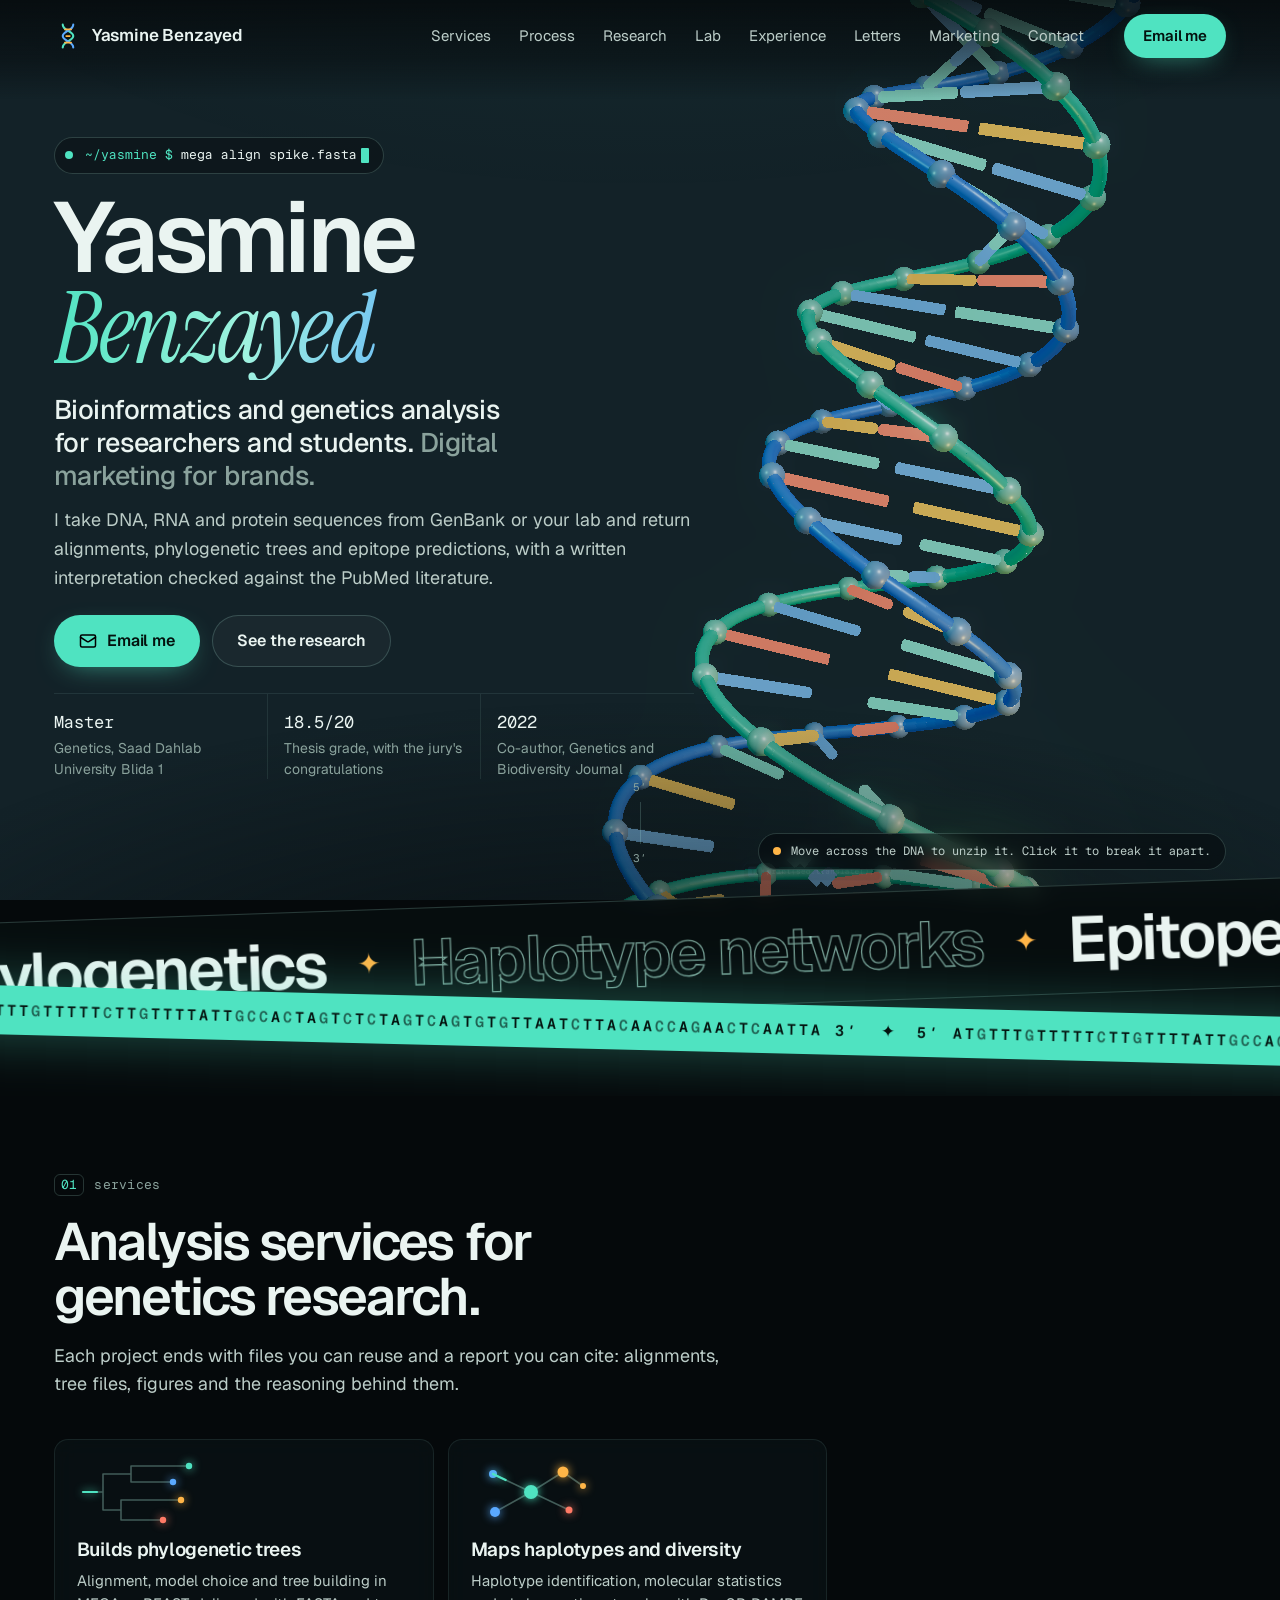
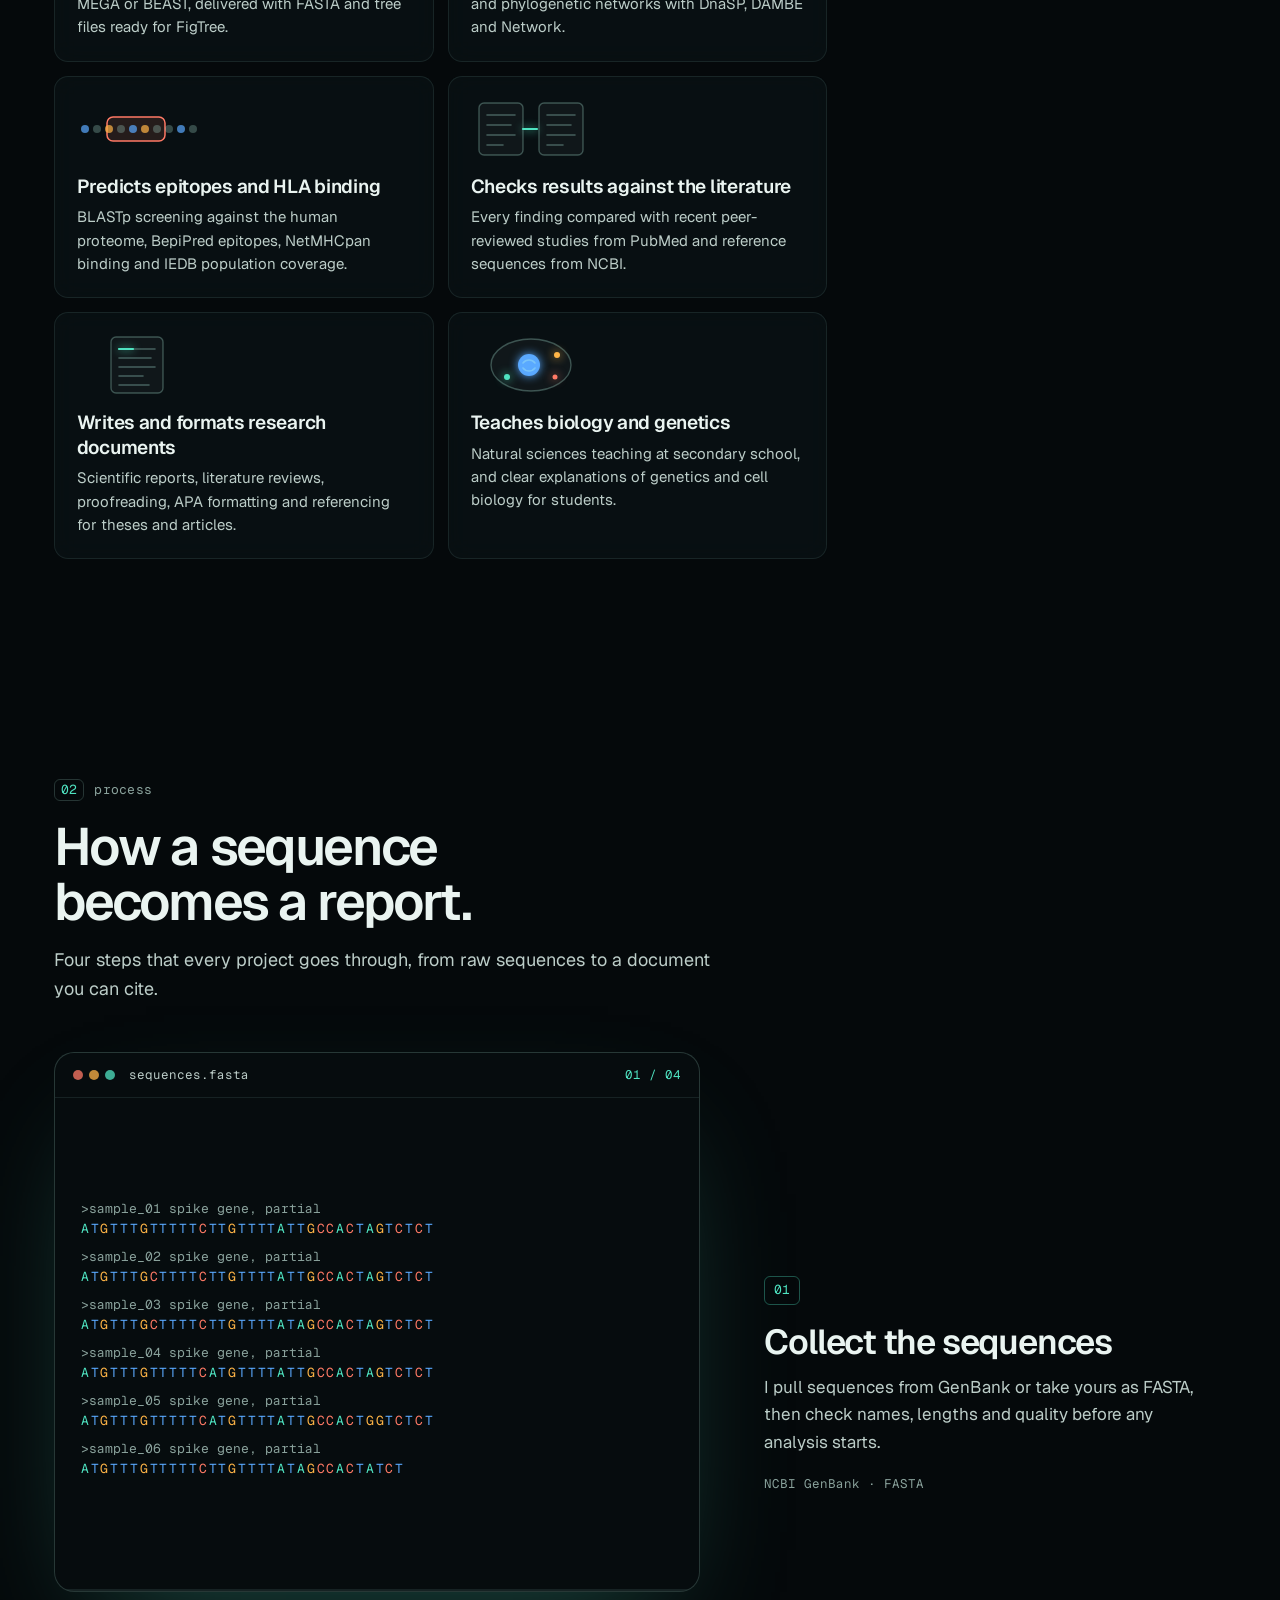
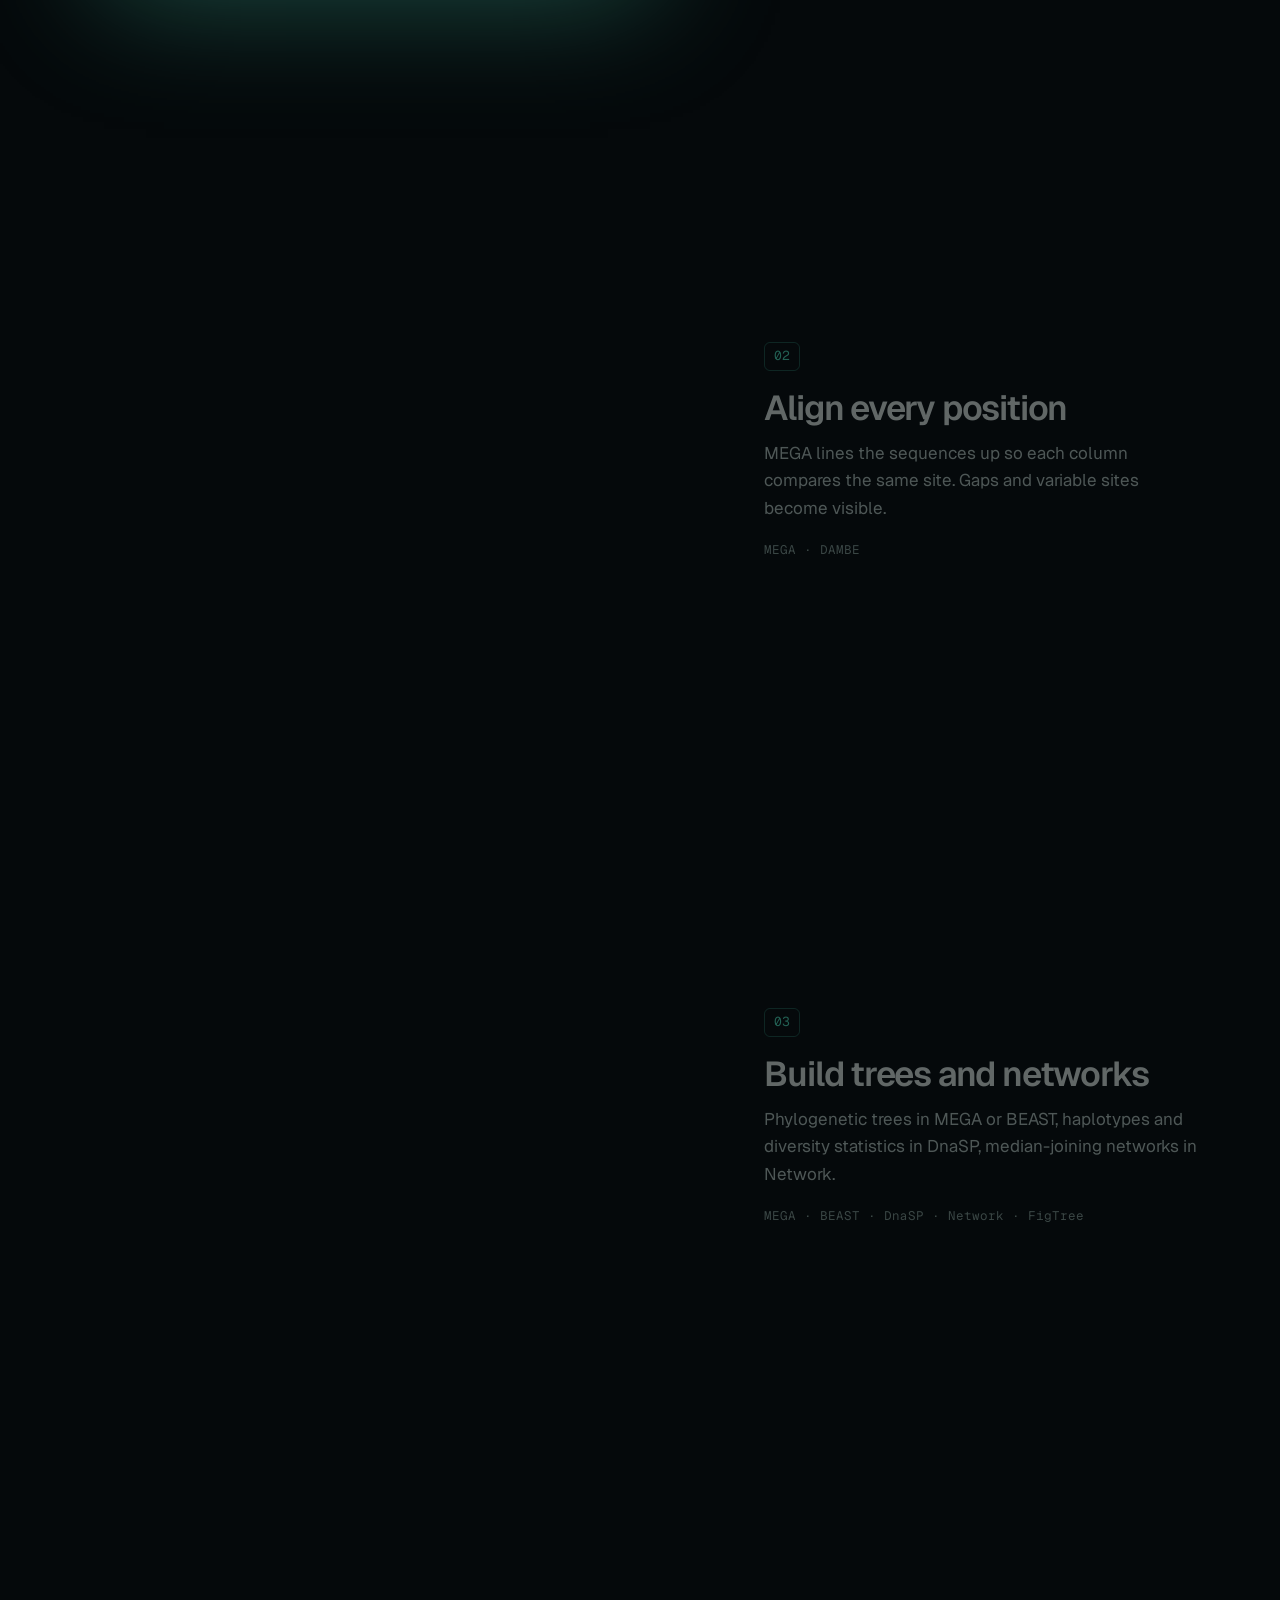
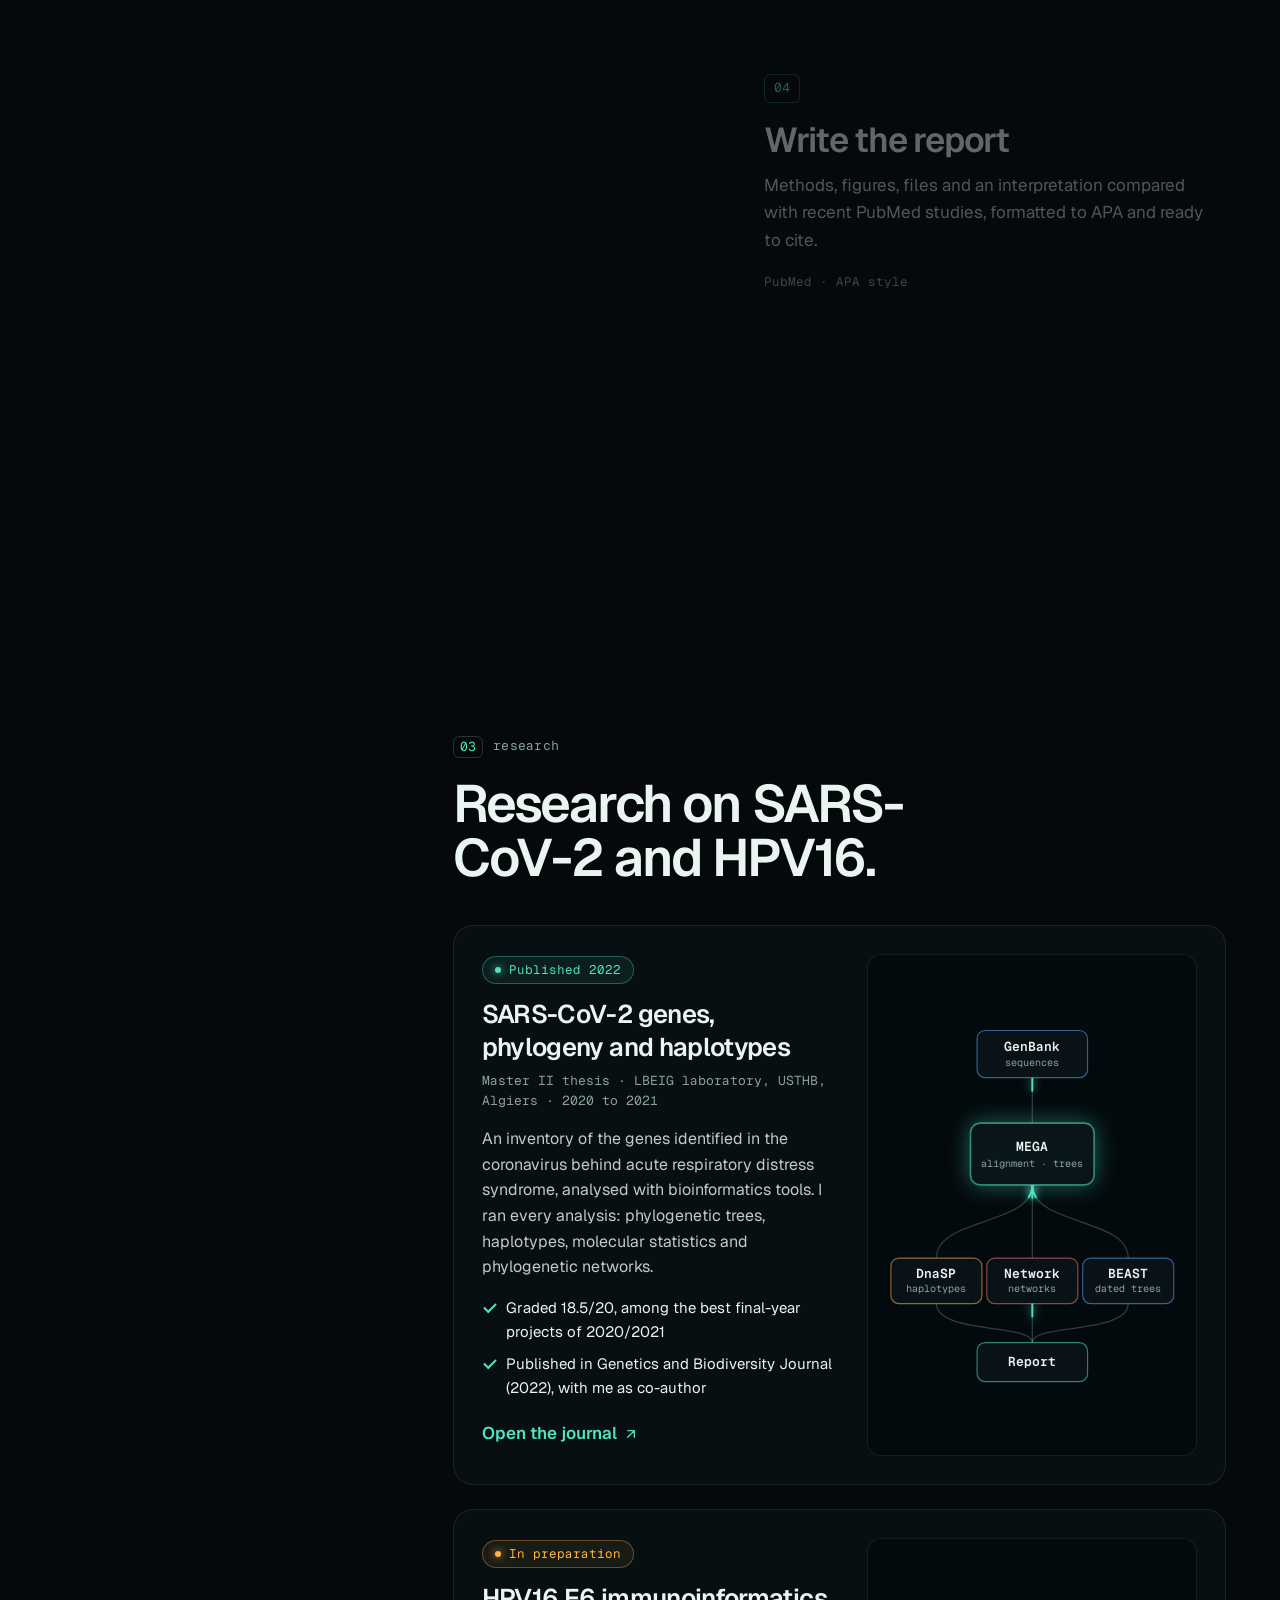
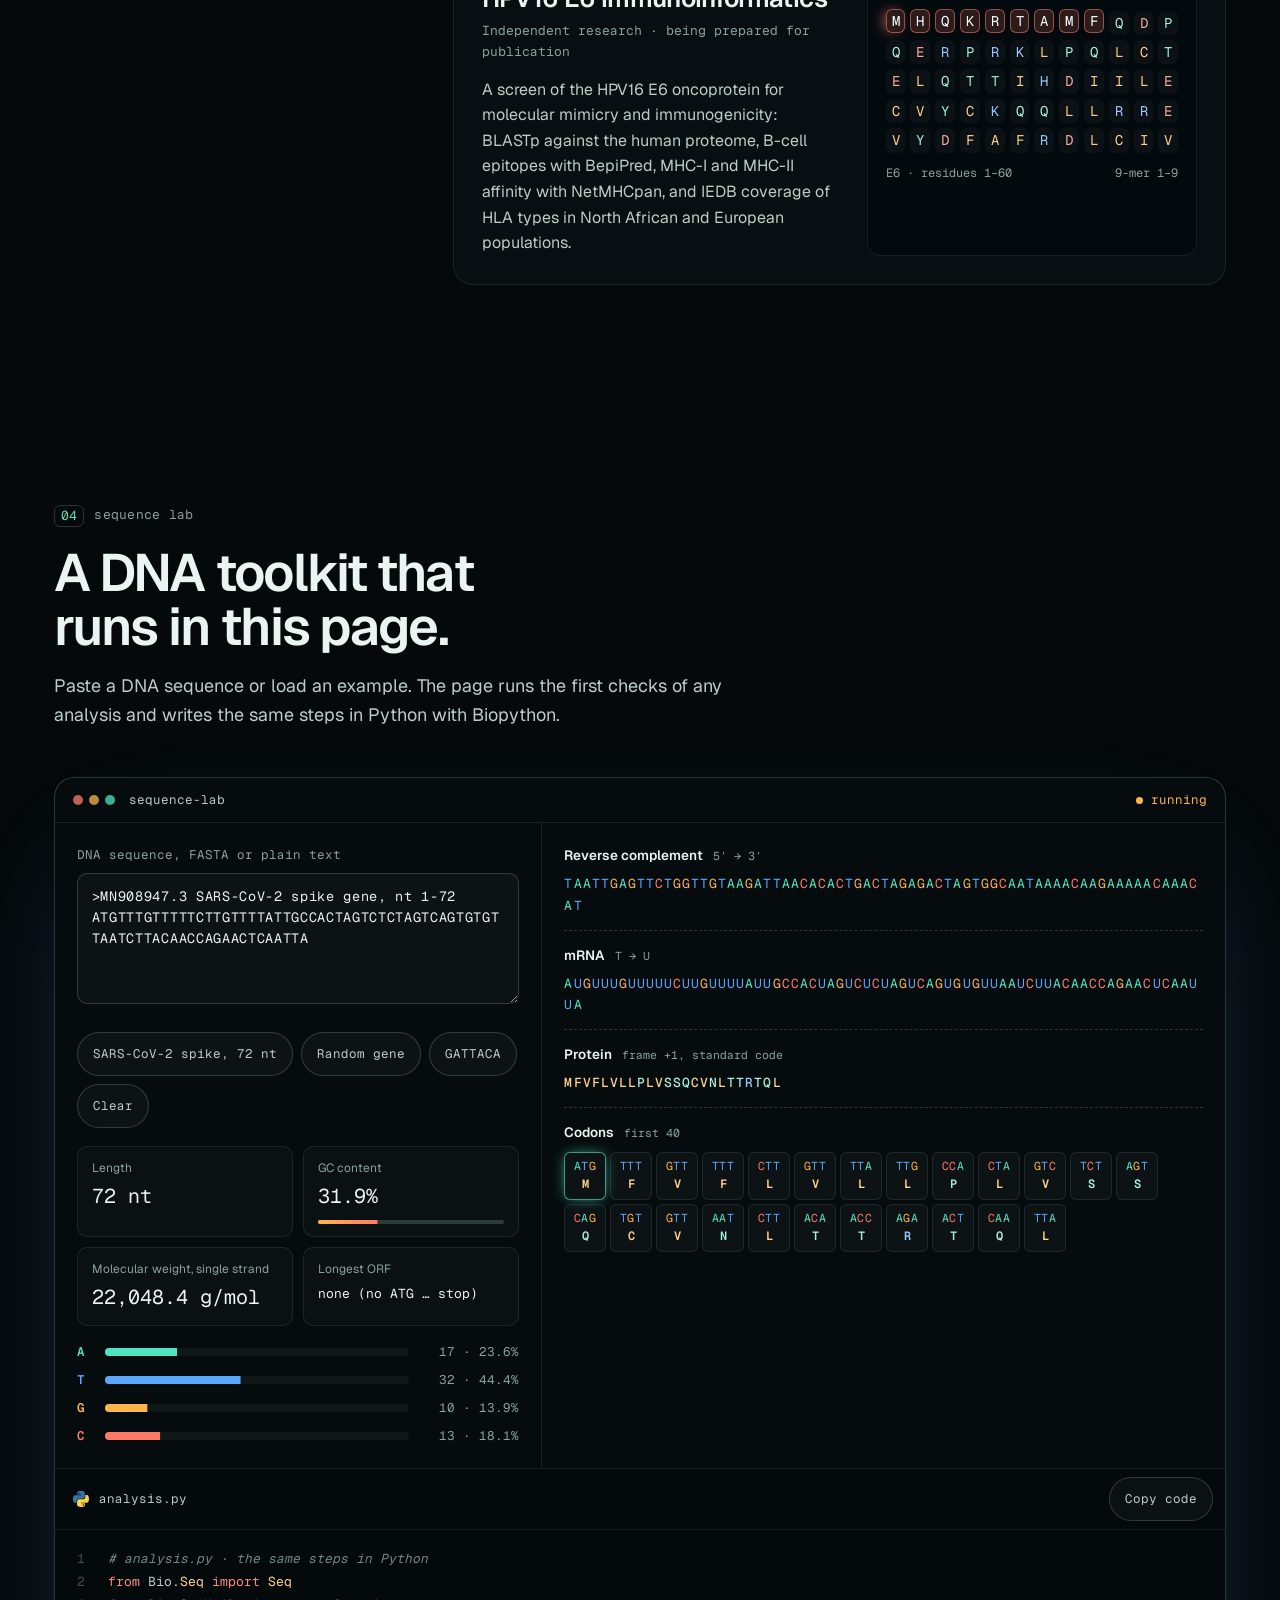
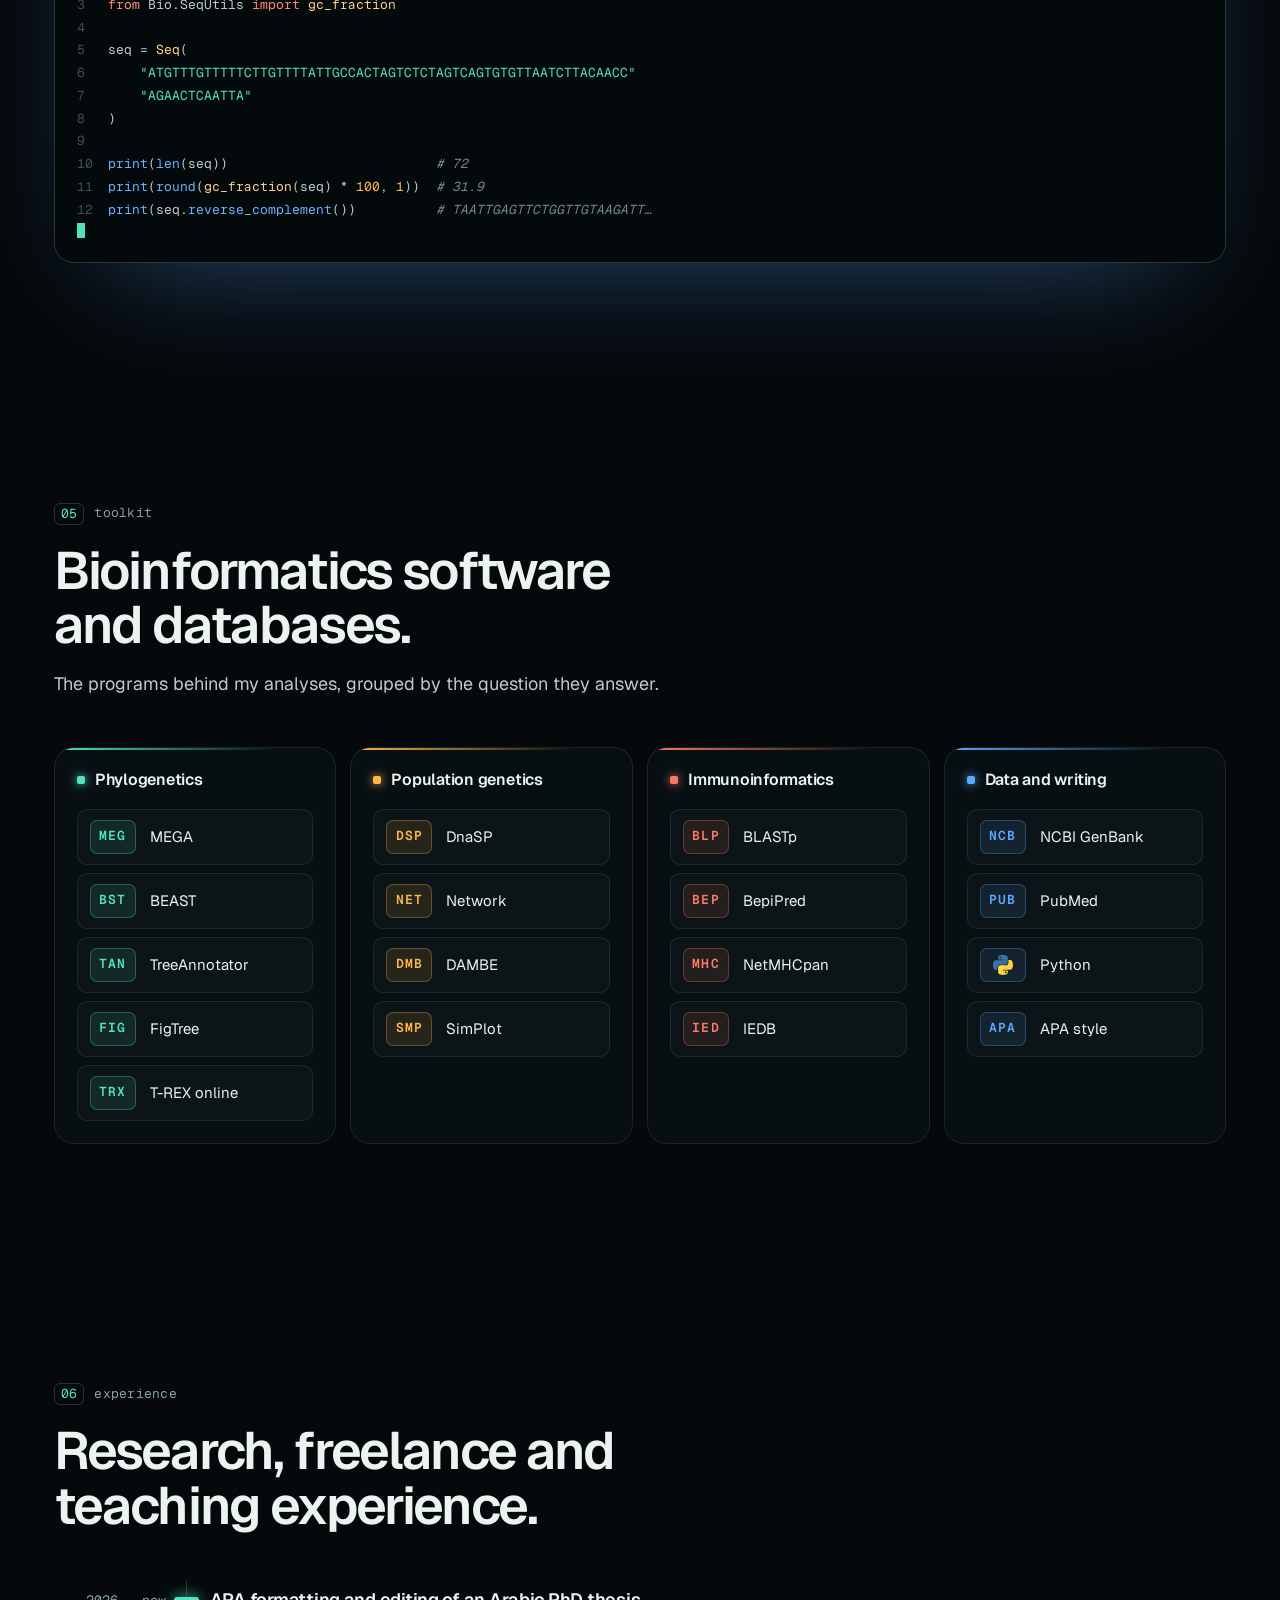
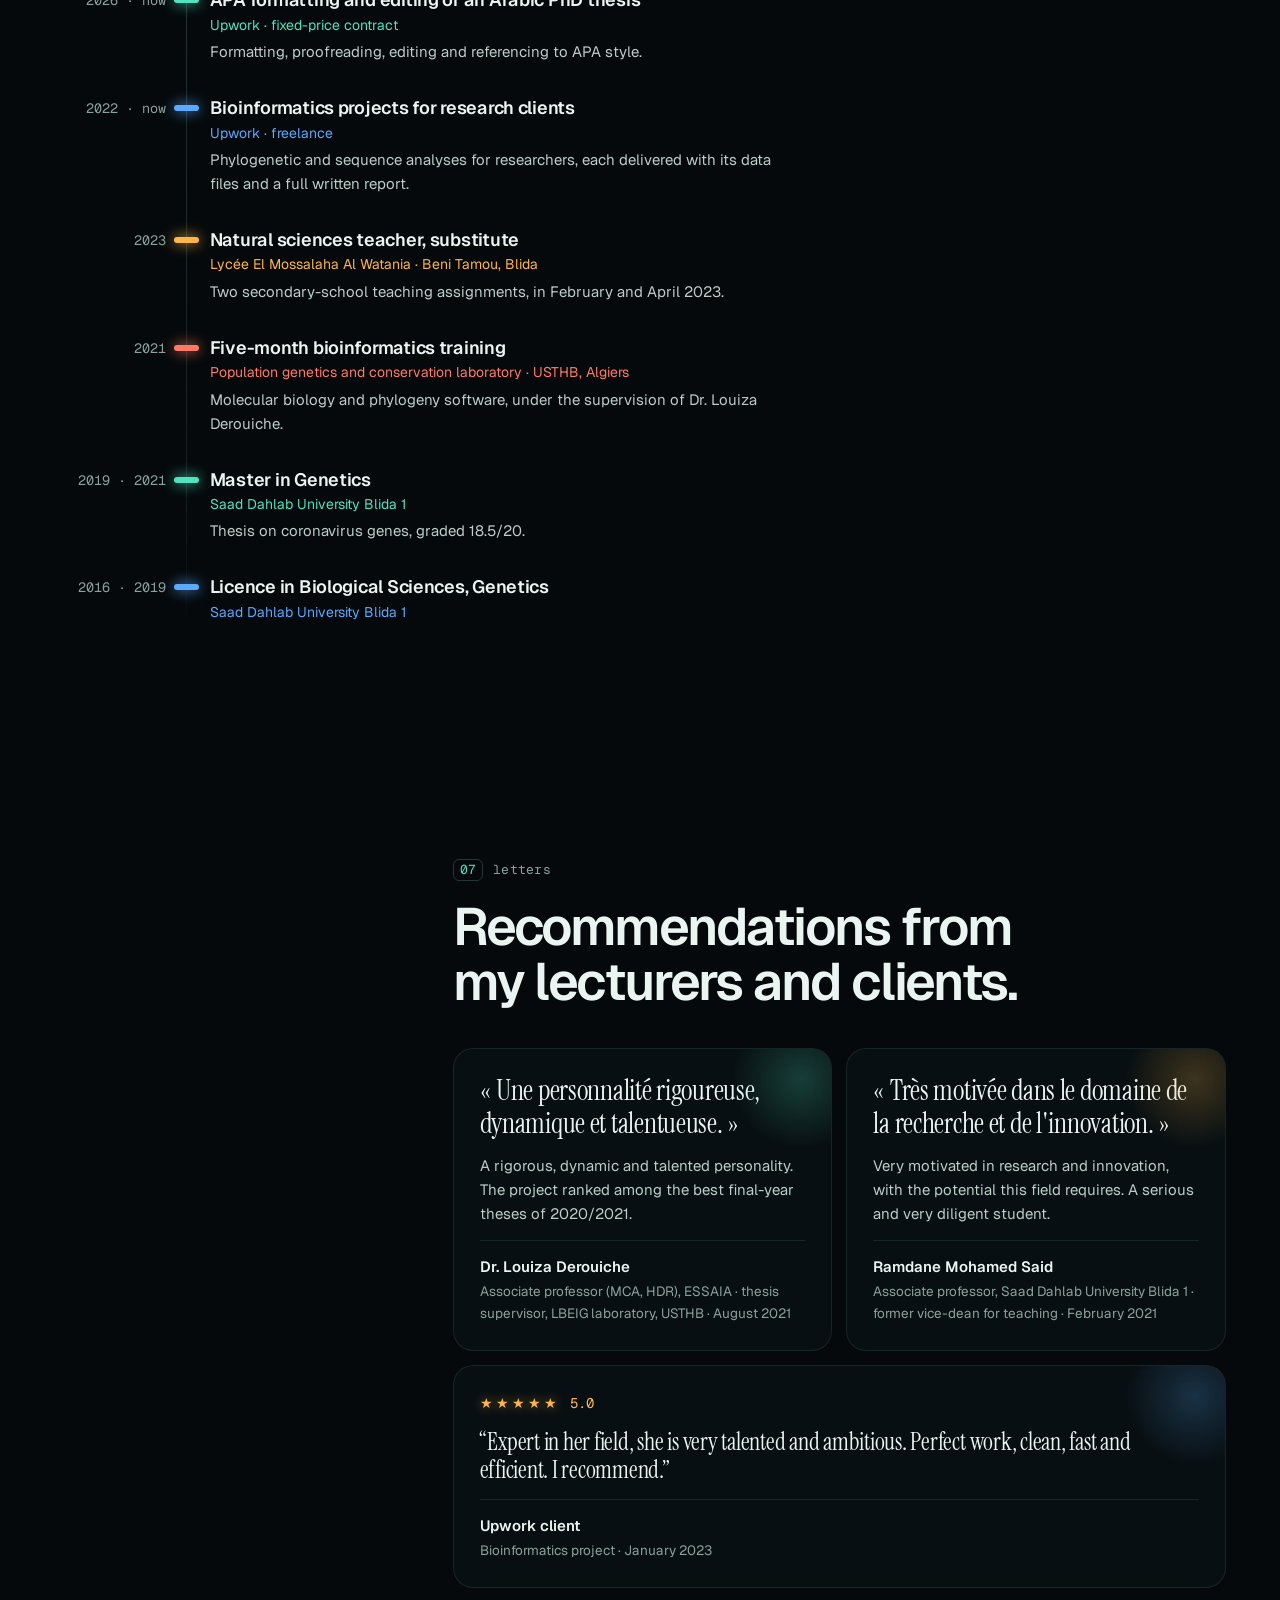
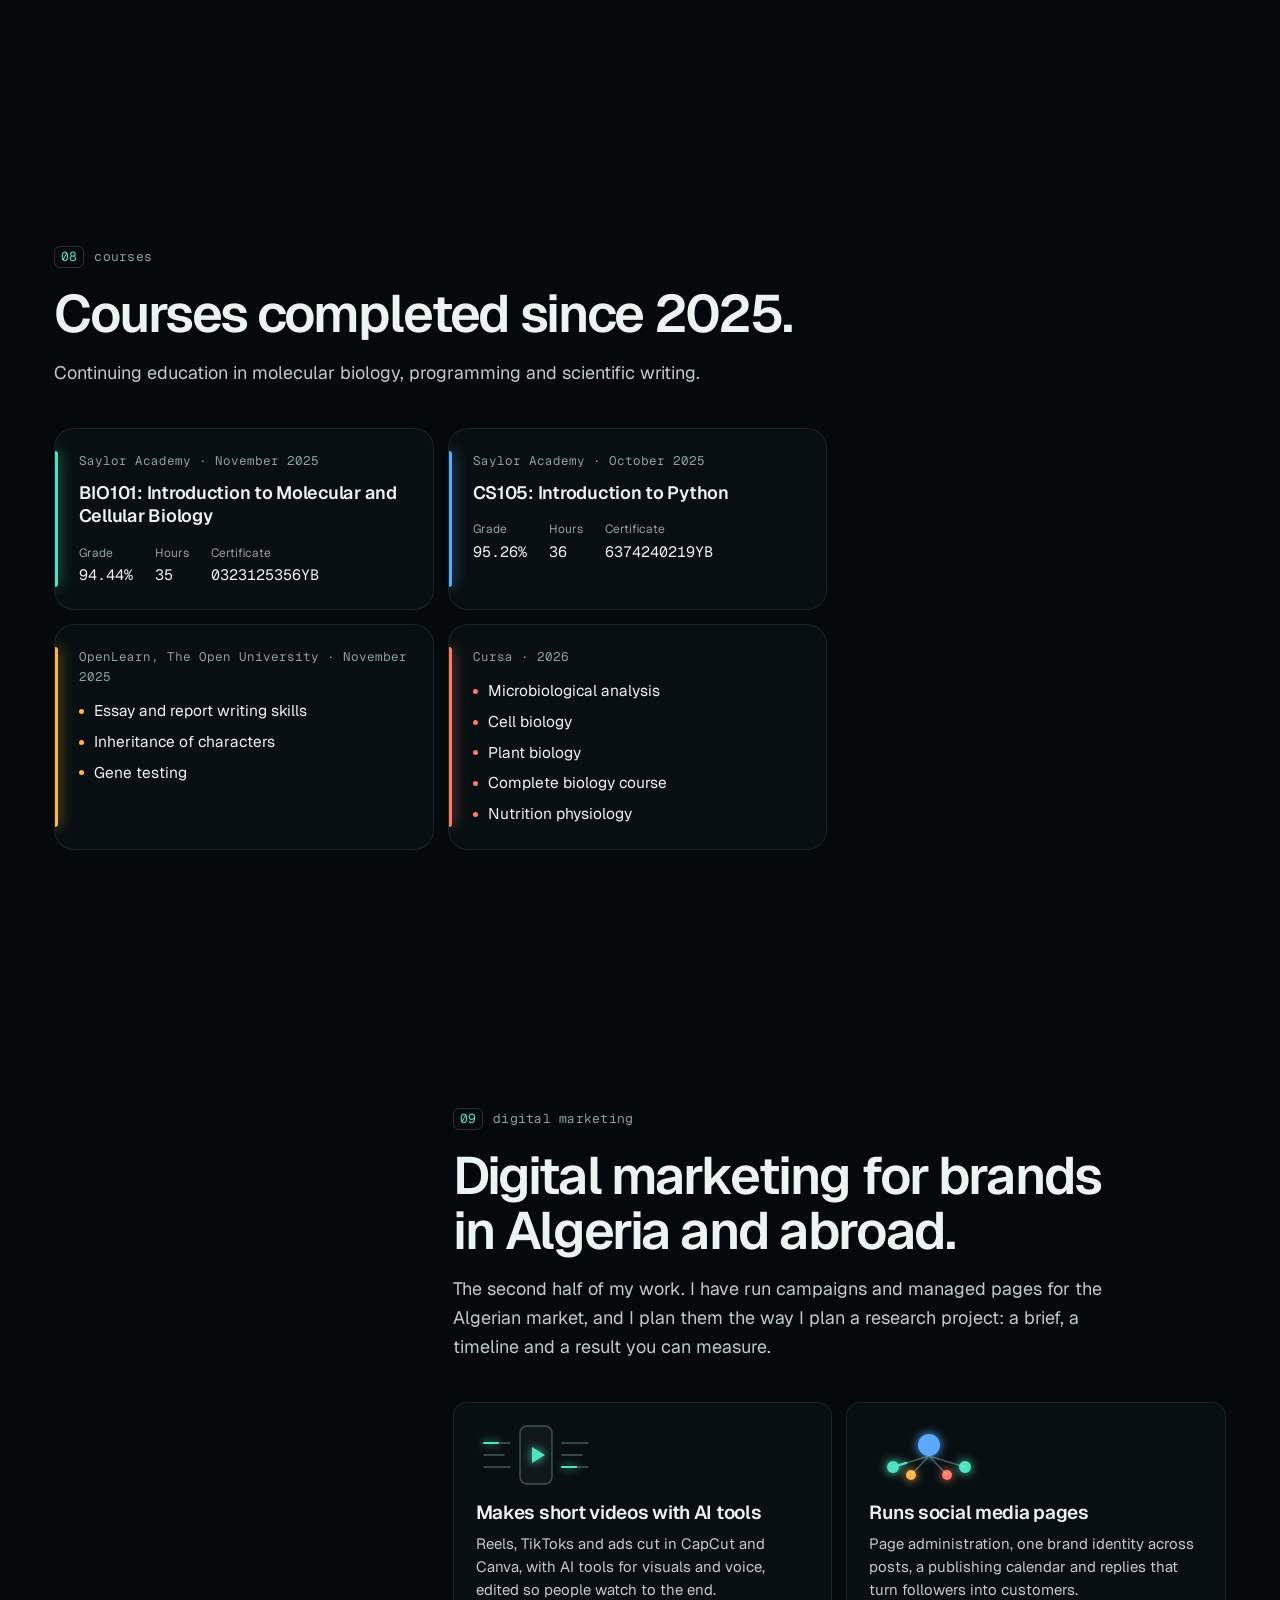
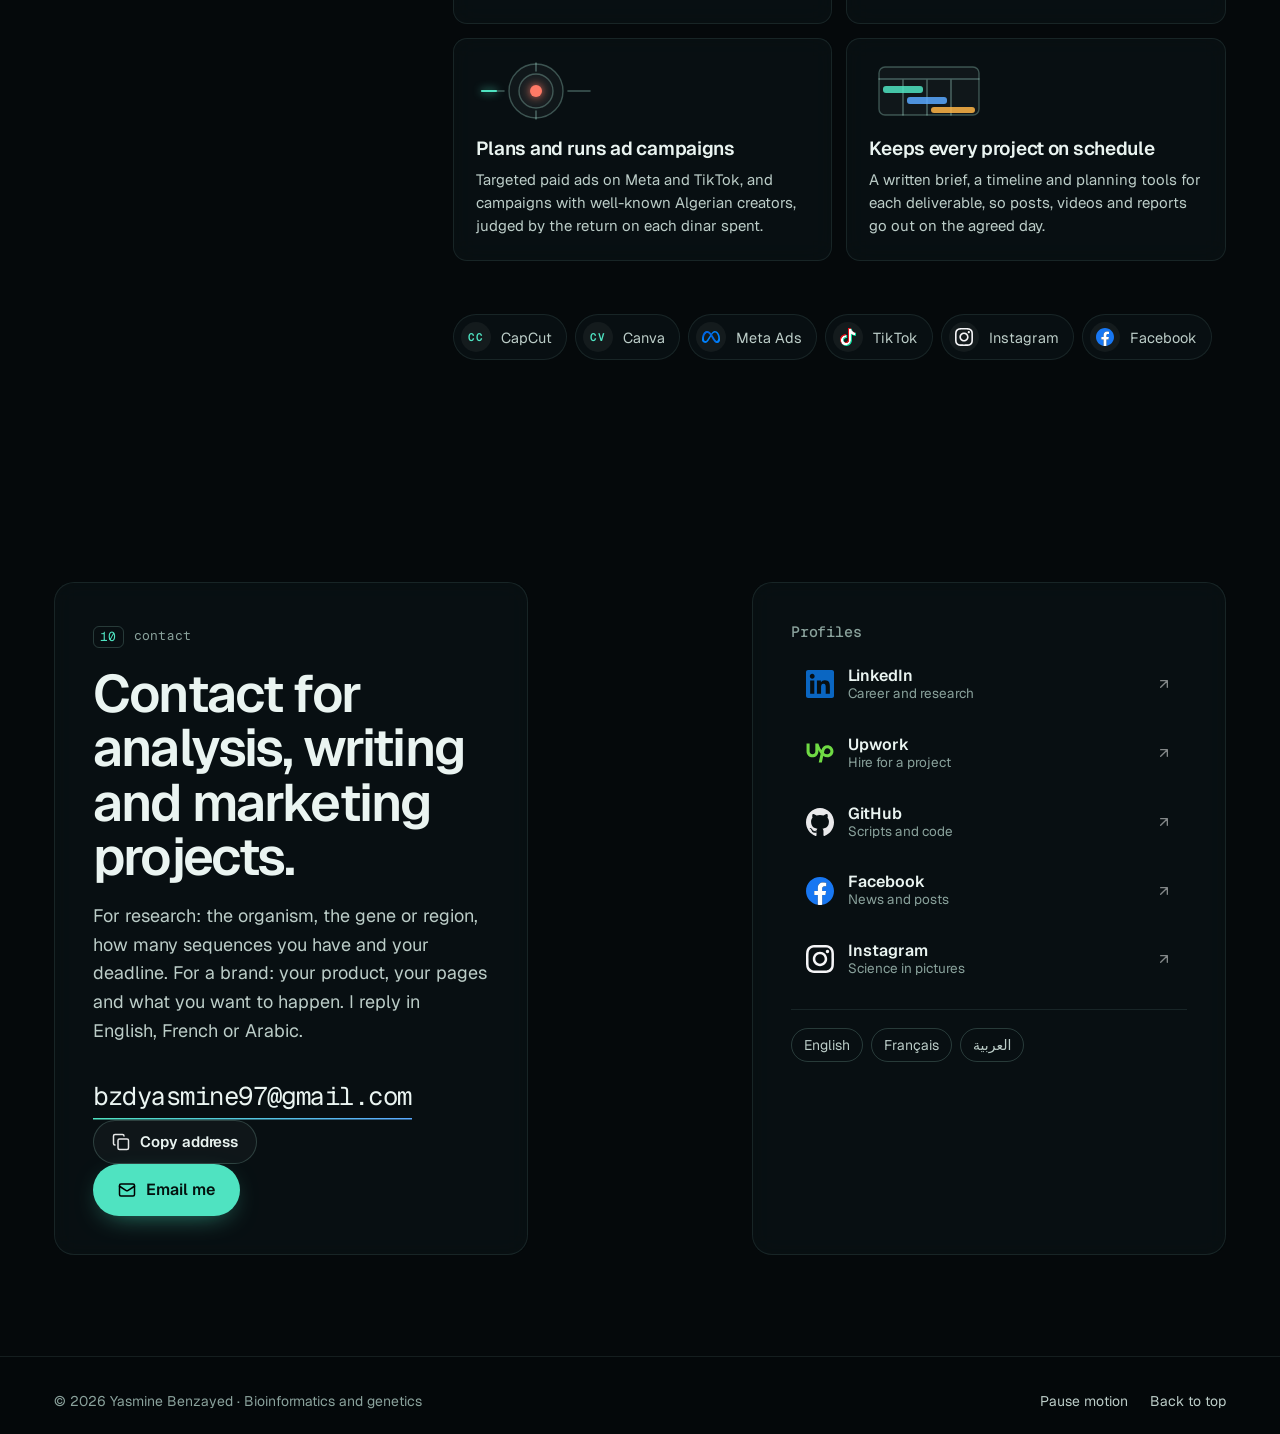
<file: index.html>
<!doctype html>
<html lang="en" data-type="service">
<head>
  <meta charset="utf-8">
  <meta name="viewport" content="width=device-width, initial-scale=1, viewport-fit=cover">
  <title>Yasmine Benzayed · Bioinformatics, genetics and digital marketing</title>
  <meta name="description" content="Yasmine Benzayed, bioinformatician and geneticist (Master in Genetics, Saad Dahlab University Blida 1). Phylogenetic analysis, haplotypes, epitope prediction and scientific writing for researchers and students. Also digital marketing for brands: AI-made short videos, social media management and ad campaigns.">
  <meta name="author" content="Yasmine Benzayed">
  <meta name="theme-color" content="#05090b">
  <meta name="color-scheme" content="dark">
  <meta name="page-type" content="service">
  <meta name="site-kind" content="other">

  <meta property="og:type" content="profile">
  <meta property="og:site_name" content="Yasmine Benzayed">
  <meta property="og:title" content="Yasmine Benzayed · Bioinformatics, genetics and digital marketing">
  <meta property="og:description" content="Phylogenetic trees, haplotypes, epitope prediction and research writing for genetics projects. Master in Genetics, co-author in Genetics and Biodiversity Journal (2022).">
  <meta property="og:image" content="assets/share.jpg">
  <meta property="og:image:width" content="1200">
  <meta property="og:image:height" content="630">
  <meta name="twitter:card" content="summary_large_image">

  <link rel="icon" href="assets/favicon.svg" type="image/svg+xml">
  <link rel="apple-touch-icon" href="assets/apple-touch-icon.png">

  <link rel="preconnect" href="https://fonts.googleapis.com">
  <link rel="preconnect" href="https://fonts.gstatic.com" crossorigin>
  <link rel="stylesheet" href="https://fonts.googleapis.com/css2?family=Geist:wght@300..700&family=Geist+Mono:wght@400..600&family=Instrument+Serif:ital@0;1&display=swap">
  <link rel="stylesheet" href="assets/css/style.css">

  <script>
    // before paint: remember a paused-motion choice, flag JS
    (function () {
      var d = document.documentElement;
      d.classList.add('js');
      var paused = false;
      try { paused = localStorage.getItem('yb-motion') === 'paused'; if (paused) d.classList.add('motion-paused'); } catch (e) {}
      // the sequencing intro plays once per visit
      var seen = false;
      try { seen = sessionStorage.getItem('yb-intro') === '1'; } catch (e) {}
      var reduce = window.matchMedia && window.matchMedia('(prefers-reduced-motion: reduce)').matches;
      if (!seen && !reduce && !paused) d.classList.add('is-loading');
    })();
  </script>
  <script type="importmap">
    { "imports": { "three": "./assets/vendor/three.module.min.js", "three/addons/": "./assets/vendor/addons/" } }
  </script>
  <script type="module" src="assets/js/helix.js"></script>
  <script src="assets/js/main.js" defer></script>
  <script src="assets/js/fx.js" defer></script>
  <script src="assets/js/workflow.js" defer></script>
  <script src="assets/js/lab.js" defer></script>

  <script type="application/ld+json">
  {
    "@context": "https://schema.org",
    "@type": "Person",
    "name": "Yasmine Benzayed",
    "jobTitle": "Bioinformatician, geneticist and digital marketing specialist",
    "email": "mailto:bzdyasmine97@gmail.com",
    "knowsLanguage": ["en", "fr", "ar"],
    "knowsAbout": ["Bioinformatics", "Genetics", "Phylogenetics", "Immunoinformatics", "Scientific writing", "Digital marketing", "Social media management", "Video editing"],
    "alumniOf": { "@type": "CollegeOrUniversity", "name": "Saad Dahlab University Blida 1" },
    "nationality": "Algerian",
    "sameAs": ["https://www.upwork.com/freelancers/~014ba4ed851fb90341", "https://www.facebook.com/sali.habich"]
  }
  </script>
</head>
<body>
  <a class="skip" href="#main">Skip to content</a>

  <!-- the sequencing intro: reads stream, the name decodes from A, T, G and C, then the screen opens like a strand -->
  <div class="loader" id="loader" aria-hidden="true">
    <div class="loader__reads" id="loader-reads"></div>
    <div class="loader__center">
      <p class="loader__tag">sequencing</p>
      <p class="loader__name" id="loader-name">YASMINE BENZAYED</p>
      <div class="loader__bar"><span id="loader-bar"></span></div>
      <p class="loader__meta"><span>5′</span><span id="loader-pct">000</span><span>3′</span></p>
    </div>
  </div>

  <div class="cursor" id="cursor" aria-hidden="true"><span class="cursor__label" id="cursor-label"></span></div>

  <!-- the helix: WebGL canvas, a veil that dims it per section, the code fragments, and a still fallback -->
  <div class="stage" aria-hidden="true">
    <div class="helix-fallback" id="helix-fallback"></div>
    <canvas id="helix"></canvas>
    <div class="helix-veil" id="helix-veil"></div>
    <div class="frags" id="frags"></div>
    <div class="stage-shade"></div>
  </div>

  <header class="nav" id="nav">
    <div class="wrap nav__row">
      <a class="brand" href="#top" aria-label="Yasmine Benzayed, back to top">
        <svg class="brand__mark" viewBox="0 0 32 32" aria-hidden="true"><path d="M10 3c0 7 12 7 12 13S10 22 10 29" fill="none" stroke="var(--a)" stroke-width="2.4" stroke-linecap="round"/><path d="M22 3c0 7-12 7-12 13s12 6 12 13" fill="none" stroke="var(--t)" stroke-width="2.4" stroke-linecap="round"/><path d="M12.5 8.5h7M12.5 23.5h7M14 16h4" stroke="var(--g)" stroke-width="2" stroke-linecap="round"/></svg>
        <span class="brand__name">Yasmine Benzayed</span>
      </a>
      <nav class="nav__links" aria-label="Sections">
        <a href="#services">Services</a>
        <a href="#workflow">Process</a>
        <a href="#research">Research</a>
        <a href="#lab">Lab</a>
        <a href="#experience">Experience</a>
        <a href="#letters">Letters</a>
        <a href="#marketing">Marketing</a>
        <a href="#contact">Contact</a>
      </nav>
      <a class="btn btn--primary btn--sm nav__cta" href="mailto:bzdyasmine97@gmail.com?subject=Bioinformatics%20project">Email me</a>
      <button class="nav__toggle" id="menu-toggle" type="button" aria-expanded="false" aria-controls="menu" aria-label="Open the menu">
        <span></span><span></span>
      </button>
    </div>
  </header>

  <div class="menu" id="menu" hidden>
    <nav class="wrap menu__links" aria-label="Menu">
      <a href="#services"><span>01</span>Services</a>
      <a href="#workflow"><span>02</span>Process</a>
      <a href="#research"><span>03</span>Research</a>
      <a href="#lab"><span>04</span>Sequence lab</a>
      <a href="#toolkit"><span>05</span>Toolkit</a>
      <a href="#experience"><span>06</span>Experience</a>
      <a href="#letters"><span>07</span>Letters</a>
      <a href="#marketing"><span>09</span>Marketing</a>
      <a href="#contact"><span>10</span>Contact</a>
      <a class="btn btn--primary menu__cta" href="mailto:bzdyasmine97@gmail.com?subject=Bioinformatics%20project">Email me</a>
    </nav>
  </div>

  <main id="main">
    <!-- ============ HERO ============ -->
    <section class="hero" id="top" data-helix="hero" data-enter>
      <div class="wrap hero__grid">
        <div class="hero__copy">
          <p class="kicker m-enter" style="--i:0"><span class="kicker__pulse"></span><span class="sr-only">Bioinformatics, genetics, research writing and digital marketing</span><span class="kicker__prompt" aria-hidden="true">~/yasmine $</span><span class="typer" id="typer" aria-hidden="true" data-words='["mega align spike.fasta","capcut export reel_v3.mp4","dnasp haplotypes.nex","meta-ads launch --audience algiers","netMHCpan -a HLA-A02:01 E6.fsa","canva render story.png","blastp -query E6.fasta","format thesis.docx --style apa"]'>mega align spike.fasta</span><span class="caret" aria-hidden="true"></span></p>
          <h1 class="m-enter" style="--i:1">
            <span class="h1__name">Yasmine <em>Benzayed</em></span>
            <span class="h1__role">Bioinformatics and genetics analysis for researchers and students. <span class="h1__role-b">Digital marketing for brands.</span></span>
          </h1>
          <p class="lead m-enter" style="--i:2">I take DNA, RNA and protein sequences from GenBank or your lab and return alignments, phylogenetic trees and epitope predictions, with a written interpretation checked against the PubMed literature.</p>
          <div class="actions m-enter" style="--i:3">
            <a class="btn btn--primary" href="mailto:bzdyasmine97@gmail.com?subject=Bioinformatics%20project">
              <img src="assets/icons/ui-mail.svg" alt="" width="18" height="18" class="ic-inline ic-dark">Email me
            </a>
            <a class="btn btn--ghost" href="#research">See the research</a>
          </div>
          <ul class="facts m-enter" style="--i:4" aria-label="Key facts">
            <li><span class="facts__k">Master</span>Genetics, Saad Dahlab University Blida 1</li>
            <li><span class="facts__k"><span data-count="18.5" data-dec="1">18.5</span>/20</span>Thesis grade, with the jury's congratulations</li>
            <li><span class="facts__k"><span data-count="2022" data-from="2016">2022</span></span>Co-author, Genetics and Biodiversity Journal</li>
          </ul>
        </div>
      </div>
      <p class="hero__hint m-enter" style="--i:7" aria-hidden="true"><span class="hero__hint-dot"></span>Move across the DNA to unzip it. Click it to break it apart.</p>
      <a class="scroll-cue m-enter" style="--i:6" href="#services" aria-label="Go to services">
        <span class="scroll-cue__label">5′</span>
        <span class="scroll-cue__line"></span>
        <span class="scroll-cue__label">3′</span>
      </a>
    </section>

    <div class="marquee" aria-hidden="true">
      <div class="marquee__band marquee__band--a">
        <div class="marquee__track">
          <span>Phylogenetics</span><i>✦</i><span class="o">Haplotype networks</span><i>✦</i><span>Epitope prediction</span><i>✦</i><span class="o">AI video</span><i>✦</i><span>Scientific writing</span><i>✦</i><span class="o">Social media management</span><i>✦</i><span>Ad campaigns</span><i>✦</i><span class="o">Genetics teaching</span><i>✦</i>
          <span>Phylogenetics</span><i>✦</i><span class="o">Haplotype networks</span><i>✦</i><span>Epitope prediction</span><i>✦</i><span class="o">AI video</span><i>✦</i><span>Scientific writing</span><i>✦</i><span class="o">Social media management</span><i>✦</i><span>Ad campaigns</span><i>✦</i><span class="o">Genetics teaching</span><i>✦</i>
        </div>
      </div>
      <div class="marquee__band marquee__band--b">
        <div class="marquee__track marquee__track--rev" id="marquee-seq"></div>
      </div>
    </div>

    <!-- ============ SERVICES ============ -->
    <section class="section" id="services" data-helix="right">
      <div class="wrap">
        <div class="split split--left">
          <header class="section__head">
            <p class="label"><span class="label__n">01</span>services</p>
            <h2 data-decode>Analysis services for genetics research.</h2>
            <p class="section__lead">Each project ends with files you can reuse and a report you can cite: alignments, tree files, figures and the reasoning behind them.</p>
          </header>
          <div class="cards">
            <article class="card">
              <svg class="card__viz viz-tree" viewBox="0 0 120 64" aria-hidden="true">
                <path class="viz-line" d="M6 32H26M26 14V50M26 14H54M26 50H44M54 6V22M54 6H112M54 22H96M44 40V60M44 40H104M44 60H86"/>
                <circle class="viz-node" cx="112" cy="6" r="3.2" style="--k:var(--a)"/><circle class="viz-node" cx="96" cy="22" r="3.2" style="--k:var(--t)"/><circle class="viz-node" cx="104" cy="40" r="3.2" style="--k:var(--g)"/><circle class="viz-node" cx="86" cy="60" r="3.2" style="--k:var(--c)"/>
                <path class="viz-pulse" d="M6 32H26V14H54V6H112"/>
              </svg>
              <h3>Builds phylogenetic trees</h3>
              <p>Alignment, model choice and tree building in MEGA or BEAST, delivered with FASTA and tree files ready for FigTree.</p>
            </article>
            <article class="card">
              <svg class="card__viz viz-net" viewBox="0 0 120 64" aria-hidden="true">
                <path class="viz-line" d="M60 32L22 14M60 32L24 52M60 32L92 12M60 32L98 50M92 12L112 26"/>
                <circle class="viz-node" cx="60" cy="32" r="7" style="--k:var(--a)"/><circle class="viz-node" cx="22" cy="14" r="4" style="--k:var(--t)"/><circle class="viz-node" cx="24" cy="52" r="5" style="--k:var(--t)"/><circle class="viz-node" cx="92" cy="12" r="5.5" style="--k:var(--g)"/><circle class="viz-node" cx="98" cy="50" r="3.5" style="--k:var(--c)"/><circle class="viz-node" cx="112" cy="26" r="3" style="--k:var(--g)"/>
                <path class="viz-pulse" d="M22 14L60 32L92 12L112 26"/>
              </svg>
              <h3>Maps haplotypes and diversity</h3>
              <p>Haplotype identification, molecular statistics and phylogenetic networks with DnaSP, DAMBE and Network.</p>
            </article>
            <article class="card">
              <svg class="card__viz viz-pep" viewBox="0 0 120 64" aria-hidden="true">
                <rect class="viz-window" x="30" y="20" width="58" height="24" rx="6"/>
                <g class="viz-beads"><circle cx="8" cy="32" r="4"/><circle cx="20" cy="32" r="4"/><circle cx="32" cy="32" r="4"/><circle cx="44" cy="32" r="4"/><circle cx="56" cy="32" r="4"/><circle cx="68" cy="32" r="4"/><circle cx="80" cy="32" r="4"/><circle cx="92" cy="32" r="4"/><circle cx="104" cy="32" r="4"/><circle cx="116" cy="32" r="4"/></g>
              </svg>
              <h3>Predicts epitopes and HLA binding</h3>
              <p>BLASTp screening against the human proteome, BepiPred epitopes, NetMHCpan binding and IEDB population coverage.</p>
            </article>
            <article class="card">
              <svg class="card__viz viz-lit" viewBox="0 0 120 64" aria-hidden="true">
                <rect class="viz-doc" x="8" y="6" width="44" height="52" rx="5"/>
                <path class="viz-line" d="M16 18H44M16 28H40M16 38H44M16 48H32"/>
                <rect class="viz-doc" x="68" y="6" width="44" height="52" rx="5"/>
                <path class="viz-line" d="M76 18H104M76 28H100M76 38H104M76 48H92"/>
                <path class="viz-pulse" d="M52 32H68"/>
                <path class="viz-check" d="M84 44l5 5 10-12"/>
              </svg>
              <h3>Checks results against the literature</h3>
              <p>Every finding compared with recent peer-reviewed studies from PubMed and reference sequences from NCBI.</p>
            </article>
            <article class="card">
              <svg class="card__viz viz-doc-w" viewBox="0 0 120 64" aria-hidden="true">
                <rect class="viz-doc" x="34" y="4" width="52" height="56" rx="5"/>
                <path class="viz-line viz-type" d="M42 16H78M42 25H74M42 34H78M42 43H66M42 52H72"/>
                <path class="viz-pulse" d="M42 16H78"/>
              </svg>
              <h3>Writes and formats research documents</h3>
              <p>Scientific reports, literature reviews, proofreading, APA formatting and referencing for theses and articles.</p>
            </article>
            <article class="card">
              <svg class="card__viz viz-cell" viewBox="0 0 120 64" aria-hidden="true">
                <ellipse class="viz-doc" cx="60" cy="32" rx="40" ry="26"/>
                <circle class="viz-node" cx="58" cy="32" r="11" style="--k:var(--t)"/>
                <path class="viz-line" d="M52 30c3-4 9-4 12 0M52 35c3 4 9 4 12 0"/>
                <circle class="viz-node" cx="86" cy="22" r="3" style="--k:var(--g)"/><circle class="viz-node" cx="36" cy="44" r="3" style="--k:var(--a)"/><circle class="viz-node" cx="84" cy="44" r="2.5" style="--k:var(--c)"/>
              </svg>
              <h3>Teaches biology and genetics</h3>
              <p>Natural sciences teaching at secondary school, and clear explanations of genetics and cell biology for students.</p>
            </article>
          </div>
        </div>
      </div>
    </section>

    <!-- ============ WORKFLOW: a sticky window that changes with each step ============ -->
    <section class="section workflow" id="workflow" data-helix="dim">
      <div class="wrap">
        <header class="section__head section__head--wide">
          <p class="label"><span class="label__n">02</span>process</p>
          <h2 data-decode>How a sequence becomes a report.</h2>
          <p class="section__lead">Four steps that every project goes through, from raw sequences to a document you can cite.</p>
        </header>
        <div class="wf" id="wf">
          <div class="wf__stage" aria-hidden="true">
            <div class="wf__frame">
              <div class="wf__bar">
                <span class="dots"><i></i><i></i><i></i></span>
                <p class="wf__title" id="wf-title">sequences.fasta</p>
                <p class="wf__step-n" id="wf-n">01 / 04</p>
              </div>
              <div class="wf__views">
                <div class="wf__view is-on" data-view="0"><div class="fasta" id="wf-fasta"></div></div>
                <div class="wf__view" data-view="1"><div class="aln" id="wf-aln"></div></div>
                <div class="wf__view" data-view="2"><svg class="wtree" id="wf-tree" viewBox="0 0 440 300" preserveAspectRatio="xMidYMid meet"></svg></div>
                <div class="wf__view" data-view="3">
                  <div class="report">
                    <div class="report__page">
                      <p class="report__kicker">Report · APA 7th edition</p>
                      <p class="report__title">Phylogenetic analysis of the spike gene</p>
                      <div class="report__cols">
                        <div class="report__text">
                          <p class="report__h">1 · Methods</p><i style="--w:92%"></i><i style="--w:84%"></i><i style="--w:70%"></i>
                          <p class="report__h">2 · Results</p><i style="--w:88%"></i><i style="--w:76%"></i>
                          <p class="report__h">3 · Discussion</p><i style="--w:90%"></i><i style="--w:64%"></i>
                          <p class="report__h">References</p><i style="--w:80%"></i><i style="--w:72%"></i>
                        </div>
                        <svg class="report__fig" viewBox="0 0 120 120"><path d="M8 60H30M30 22V98M30 22H70M30 98H58M70 10V34M70 10H112M70 34H100M58 80V112M58 80H108M58 112H92"/><circle cx="112" cy="10" r="4" style="fill:var(--a)"/><circle cx="100" cy="34" r="4" style="fill:var(--t)"/><circle cx="108" cy="80" r="4" style="fill:var(--g)"/><circle cx="92" cy="112" r="4" style="fill:var(--c)"/></svg>
                      </div>
                    </div>
                    <ul class="report__files">
                      <li><b>PDF</b>report.pdf</li><li><b>NWK</b>tree.nwk</li><li><b>FAS</b>alignment.fasta</li><li><b>PNG</b>figures</li>
                    </ul>
                  </div>
                </div>
              </div>
              <div class="wf__progress"><span id="wf-bar"></span></div>
            </div>
          </div>
          <ol class="wf__steps">
            <li class="wf__step is-on" data-step="0" data-title="sequences.fasta">
              <p class="wf__n">01</p>
              <h3>Collect the sequences</h3>
              <p>I pull sequences from GenBank or take yours as FASTA, then check names, lengths and quality before any analysis starts.</p>
              <p class="wf__tools">NCBI GenBank · FASTA</p>
            </li>
            <li class="wf__step" data-step="1" data-title="alignment.meg">
              <p class="wf__n">02</p>
              <h3>Align every position</h3>
              <p>MEGA lines the sequences up so each column compares the same site. Gaps and variable sites become visible.</p>
              <p class="wf__tools">MEGA · DAMBE</p>
            </li>
            <li class="wf__step" data-step="2" data-title="tree.nwk">
              <p class="wf__n">03</p>
              <h3>Build trees and networks</h3>
              <p>Phylogenetic trees in MEGA or BEAST, haplotypes and diversity statistics in DnaSP, median-joining networks in Network.</p>
              <p class="wf__tools">MEGA · BEAST · DnaSP · Network · FigTree</p>
            </li>
            <li class="wf__step" data-step="3" data-title="report.pdf">
              <p class="wf__n">04</p>
              <h3>Write the report</h3>
              <p>Methods, figures, files and an interpretation compared with recent PubMed studies, formatted to APA and ready to cite.</p>
              <p class="wf__tools">PubMed · APA style</p>
            </li>
          </ol>
        </div>
      </div>
    </section>

    <!-- ============ RESEARCH ============ -->
    <section class="section section--tall" id="research" data-helix="left">
      <div class="wrap">
        <div class="split split--right">
          <header class="section__head">
            <p class="label"><span class="label__n">03</span>research</p>
            <h2 data-decode>Research on SARS-CoV-2 and HPV16.</h2>
          </header>

          <article class="project">
            <div class="project__text">
              <p class="chip chip--ok">Published 2022</p>
              <h3>SARS-CoV-2 genes, phylogeny and haplotypes</h3>
              <p class="project__meta">Master II thesis · LBEIG laboratory, USTHB, Algiers · 2020 to 2021</p>
              <p>An inventory of the genes identified in the coronavirus behind acute respiratory distress syndrome, analysed with bioinformatics tools. I ran every analysis: phylogenetic trees, haplotypes, molecular statistics and phylogenetic networks.</p>
              <ul class="ticks">
                <li>Graded 18.5/20, among the best final-year projects of 2020/2021</li>
                <li>Published in Genetics and Biodiversity Journal (2022), with me as co-author</li>
              </ul>
              <a class="link-arrow" href="https://journals.uni-tlemcen.dz/GABJ/index.php/GABJ/index" target="_blank" rel="noopener">Open the journal<img src="assets/icons/ui-arrow-up-right.svg" alt="" width="16" height="16" class="ic-inline"></a>
            </div>
            <div class="project__viz">
              <svg class="pipeline" viewBox="0 0 360 446" role="img" aria-label="Workflow: GenBank sequences aligned in MEGA, analysed in DnaSP, Network and BEAST, then written up as a report">
                <g class="pipe-lines">
                  <path d="M180 66V122"/>
                  <path d="M180 198C180 248 62 238 62 288"/>
                  <path d="M180 198V288"/>
                  <path d="M180 198C180 248 298 238 298 288"/>
                  <path d="M62 344C62 382 180 368 180 392"/>
                  <path d="M180 344V392"/>
                  <path d="M298 344C298 382 180 368 180 392"/>
                </g>
                <g class="pipe-pulses">
                  <path d="M180 66V122" style="--d:0s"/>
                  <path d="M180 198C180 248 62 238 62 288" style="--d:.7s"/>
                  <path d="M180 198V288" style="--d:.9s"/>
                  <path d="M180 198C180 248 298 238 298 288" style="--d:1.1s"/>
                  <path d="M180 344V392" style="--d:1.8s"/>
                </g>
                <g class="pipe-node" style="--k:var(--t)"><rect x="112" y="8" width="136" height="58" rx="10"/><text x="180" y="33">GenBank</text><text class="sub" x="180" y="52">sequences</text></g>
                <g class="pipe-node pipe-node--main" style="--k:var(--a)"><rect x="104" y="122" width="152" height="76" rx="12"/><text x="180" y="156">MEGA</text><text class="sub" x="180" y="176">alignment · trees</text></g>
                <g class="pipe-node" style="--k:var(--g)"><rect x="6" y="288" width="112" height="56" rx="10"/><text x="62" y="312">DnaSP</text><text class="sub" x="62" y="330">haplotypes</text></g>
                <g class="pipe-node" style="--k:var(--c)"><rect x="124" y="288" width="112" height="56" rx="10"/><text x="180" y="312">Network</text><text class="sub" x="180" y="330">networks</text></g>
                <g class="pipe-node" style="--k:var(--t)"><rect x="242" y="288" width="112" height="56" rx="10"/><text x="298" y="312">BEAST</text><text class="sub" x="298" y="330">dated trees</text></g>
                <g class="pipe-node" style="--k:var(--a)"><rect x="112" y="392" width="136" height="48" rx="10"/><text x="180" y="421">Report</text></g>
              </svg>
            </div>
          </article>

          <article class="project">
            <div class="project__text">
              <p class="chip chip--wip">In preparation</p>
              <h3>HPV16 E6 immunoinformatics</h3>
              <p class="project__meta">Independent research · being prepared for publication</p>
              <p>A screen of the HPV16 E6 oncoprotein for molecular mimicry and immunogenicity: BLASTp against the human proteome, B-cell epitopes with BepiPred, MHC-I and MHC-II affinity with NetMHCpan, and IEDB coverage of HLA types in North African and European populations.</p>
            </div>
            <div class="project__viz">
              <div class="peptide" id="peptide" aria-hidden="true" data-seq="MHQKRTAMFQDPQERPRKLPQLCTELQTTIHDIILECVYCKQQLLRREVYDFAFRDLCIV"></div>
            </div>
          </article>
        </div>
      </div>
    </section>

    <!-- ============ SEQUENCE LAB: real DNA tools, computed in the page ============ -->
    <section class="section lab-section" id="lab" data-helix="dim">
      <div class="wrap">
        <header class="section__head section__head--wide">
          <p class="label"><span class="label__n">04</span>sequence lab</p>
          <h2 data-decode>A DNA toolkit that runs in this page.</h2>
          <p class="section__lead">Paste a DNA sequence or load an example. The page runs the first checks of any analysis and writes the same steps in Python with Biopython.</p>
        </header>

        <div class="lab" id="lab-app">
          <div class="lab__bar">
            <span class="dots"><i></i><i></i><i></i></span>
            <p class="lab__name">sequence-lab</p>
            <p class="lab__status" id="lab-status" aria-live="polite">ready</p>
          </div>

          <div class="lab__grid">
            <div class="lab__in">
              <label class="lab__label" for="lab-seq">DNA sequence, FASTA or plain text</label>
              <textarea id="lab-seq" class="lab__seq" rows="5" spellcheck="false" autocomplete="off" autocapitalize="characters" aria-describedby="lab-err"></textarea>
              <p class="lab__err" id="lab-err"></p>
              <div class="lab__presets" role="group" aria-label="Example sequences">
                <button type="button" class="chipbtn" data-preset="spike">SARS-CoV-2 spike, 72 nt</button>
                <button type="button" class="chipbtn" data-preset="random">Random gene</button>
                <button type="button" class="chipbtn" data-preset="gattaca">GATTACA</button>
                <button type="button" class="chipbtn" data-preset="clear">Clear</button>
              </div>

              <dl class="lab__stats">
                <div><dt>Length</dt><dd><span id="lab-len">0</span> nt</dd></div>
                <div><dt>GC content</dt><dd><span id="lab-gc">0</span>%</dd><span class="gcbar"><i id="lab-gcbar"></i></span></div>
                <div><dt>Molecular weight, single strand</dt><dd><span id="lab-mw">0</span> g/mol</dd></div>
                <div><dt>Longest ORF</dt><dd id="lab-orf">none</dd></div>
              </dl>

              <div class="lab__comp" id="lab-comp" aria-label="Base composition"></div>
            </div>

            <div class="lab__out">
              <div class="lab__row">
                <p class="lab__k">Reverse complement <span>5′ → 3′</span></p>
                <p class="lab__v mono" id="lab-rc"></p>
              </div>
              <div class="lab__row">
                <p class="lab__k">mRNA <span>T → U</span></p>
                <p class="lab__v mono" id="lab-rna"></p>
              </div>
              <div class="lab__row">
                <p class="lab__k">Protein <span>frame +1, standard code</span></p>
                <p class="lab__v mono lab__prot" id="lab-prot"></p>
              </div>
              <div class="lab__row lab__row--codons">
                <p class="lab__k">Codons <span>first 40</span></p>
                <div class="codonstrip" id="lab-codons"></div>
              </div>
            </div>

            <div class="lab__code">
              <div class="lab__codebar"><img src="assets/icons/python.svg" alt="" width="16" height="16"><span>analysis.py</span><button type="button" class="chipbtn chipbtn--sm" id="lab-copy">Copy code</button></div>
              <pre class="code" id="lab-py" tabindex="0" aria-label="The same analysis in Python"></pre>
            </div>
          </div>
        </div>
      </div>
    </section>

    <!-- ============ TOOLKIT ============ -->
    <section class="section" id="toolkit" data-helix="dim">
      <div class="wrap">
        <header class="section__head section__head--wide">
          <p class="label"><span class="label__n">05</span>toolkit</p>
          <h2 data-decode>Bioinformatics software and databases.</h2>
          <p class="section__lead">The programs behind my analyses, grouped by the question they answer.</p>
        </header>
        <div class="toolkit">
          <div class="tgroup" style="--k:var(--a)">
            <h3>Phylogenetics</h3>
            <ul class="codons">
              <li><b>MEG</b><span>MEGA</span></li>
              <li><b>BST</b><span>BEAST</span></li>
              <li><b>TAN</b><span>TreeAnnotator</span></li>
              <li><b>FIG</b><span>FigTree</span></li>
              <li><b>TRX</b><span>T-REX online</span></li>
            </ul>
          </div>
          <div class="tgroup" style="--k:var(--g)">
            <h3>Population genetics</h3>
            <ul class="codons">
              <li><b>DSP</b><span>DnaSP</span></li>
              <li><b>NET</b><span>Network</span></li>
              <li><b>DMB</b><span>DAMBE</span></li>
              <li><b>SMP</b><span>SimPlot</span></li>
            </ul>
          </div>
          <div class="tgroup" style="--k:var(--c)">
            <h3>Immunoinformatics</h3>
            <ul class="codons">
              <li><b>BLP</b><span>BLASTp</span></li>
              <li><b>BEP</b><span>BepiPred</span></li>
              <li><b>MHC</b><span>NetMHCpan</span></li>
              <li><b>IED</b><span>IEDB</span></li>
            </ul>
          </div>
          <div class="tgroup" style="--k:var(--t)">
            <h3>Data and writing</h3>
            <ul class="codons">
              <li><b>NCB</b><span>NCBI GenBank</span></li>
              <li><b>PUB</b><span>PubMed</span></li>
              <li><b><img src="assets/icons/python.svg" alt="" width="22" height="22"></b><span>Python</span></li>
              <li><b>APA</b><span>APA style</span></li>
            </ul>
          </div>
        </div>
      </div>
    </section>

    <!-- ============ EXPERIENCE ============ -->
    <section class="section section--tall" id="experience" data-helix="right">
      <div class="wrap">
        <div class="split split--left">
          <header class="section__head">
            <p class="label"><span class="label__n">06</span>experience</p>
            <h2 data-decode>Research, freelance and teaching experience.</h2>
          </header>
          <ol class="lane">
            <li class="lane__item" style="--k:var(--a)">
              <p class="lane__when">2026 · now</p>
              <div>
                <h3>APA formatting and editing of an Arabic PhD thesis</h3>
                <p class="lane__where">Upwork · fixed-price contract</p>
                <p>Formatting, proofreading, editing and referencing to APA style.</p>
              </div>
            </li>
            <li class="lane__item" style="--k:var(--t)">
              <p class="lane__when">2022 · now</p>
              <div>
                <h3>Bioinformatics projects for research clients</h3>
                <p class="lane__where">Upwork · freelance</p>
                <p>Phylogenetic and sequence analyses for researchers, each delivered with its data files and a full written report.</p>
              </div>
            </li>
            <li class="lane__item" style="--k:var(--g)">
              <p class="lane__when">2023</p>
              <div>
                <h3>Natural sciences teacher, substitute</h3>
                <p class="lane__where">Lycée El Mossalaha Al Watania · Beni Tamou, Blida</p>
                <p>Two secondary-school teaching assignments, in February and April 2023.</p>
              </div>
            </li>
            <li class="lane__item" style="--k:var(--c)">
              <p class="lane__when">2021</p>
              <div>
                <h3>Five-month bioinformatics training</h3>
                <p class="lane__where">Population genetics and conservation laboratory · USTHB, Algiers</p>
                <p>Molecular biology and phylogeny software, under the supervision of Dr. Louiza Derouiche.</p>
              </div>
            </li>
            <li class="lane__item" style="--k:var(--a)">
              <p class="lane__when">2019 · 2021</p>
              <div>
                <h3>Master in Genetics</h3>
                <p class="lane__where">Saad Dahlab University Blida 1</p>
                <p>Thesis on coronavirus genes, graded 18.5/20.</p>
              </div>
            </li>
            <li class="lane__item" style="--k:var(--t)">
              <p class="lane__when">2016 · 2019</p>
              <div>
                <h3>Licence in Biological Sciences, Genetics</h3>
                <p class="lane__where">Saad Dahlab University Blida 1</p>
              </div>
            </li>
          </ol>
        </div>
      </div>
    </section>

    <!-- ============ LETTERS ============ -->
    <section class="section" id="letters" data-helix="left">
      <div class="wrap">
        <div class="split split--right">
          <header class="section__head">
            <p class="label"><span class="label__n">07</span>letters</p>
            <h2 data-decode>Recommendations from my lecturers and clients.</h2>
          </header>
          <div class="quotes">
            <figure class="quote" style="--k:var(--a)">
              <blockquote lang="fr">« Une personnalité rigoureuse, dynamique et talentueuse. »</blockquote>
              <p class="quote__en">A rigorous, dynamic and talented personality. The project ranked among the best final-year theses of 2020/2021.</p>
              <figcaption>
                <strong>Dr. Louiza Derouiche</strong>
                <span>Associate professor (MCA, HDR), ESSAIA · thesis supervisor, LBEIG laboratory, USTHB · August 2021</span>
              </figcaption>
            </figure>
            <figure class="quote" style="--k:var(--g)">
              <blockquote lang="fr">« Très motivée dans le domaine de la recherche et de l'innovation. »</blockquote>
              <p class="quote__en">Very motivated in research and innovation, with the potential this field requires. A serious and very diligent student.</p>
              <figcaption>
                <strong>Ramdane Mohamed Said</strong>
                <span>Associate professor, Saad Dahlab University Blida 1 · former vice-dean for teaching · February 2021</span>
              </figcaption>
            </figure>
            <figure class="quote quote--client" style="--k:var(--t)">
              <p class="stars" aria-label="Rated 5.0 out of 5"><span aria-hidden="true">★★★★★</span> 5.0</p>
              <blockquote>“Expert in her field, she is very talented and ambitious. Perfect work, clean, fast and efficient. I recommend.”</blockquote>
              <figcaption>
                <strong>Upwork client</strong>
                <span>Bioinformatics project · January 2023</span>
              </figcaption>
            </figure>
          </div>
        </div>
      </div>
    </section>

    <!-- ============ COURSES ============ -->
    <section class="section" id="courses" data-helix="right">
      <div class="wrap">
        <div class="split split--left">
          <header class="section__head">
            <p class="label"><span class="label__n">08</span>courses</p>
            <h2 data-decode>Courses completed since 2025.</h2>
            <p class="section__lead">Continuing education in molecular biology, programming and scientific writing.</p>
          </header>
          <div class="certs">
            <article class="cert" style="--k:var(--a)">
              <p class="cert__org">Saylor Academy · November 2025</p>
              <h3>BIO101: Introduction to Molecular and Cellular Biology</h3>
              <dl class="cert__stats"><div><dt>Grade</dt><dd><span data-count="94.44" data-dec="2">94.44</span>%</dd></div><div><dt>Hours</dt><dd>35</dd></div><div><dt>Certificate</dt><dd>0323125356YB</dd></div></dl>
            </article>
            <article class="cert" style="--k:var(--t)">
              <p class="cert__org">Saylor Academy · October 2025</p>
              <h3>CS105: Introduction to Python</h3>
              <dl class="cert__stats"><div><dt>Grade</dt><dd><span data-count="95.26" data-dec="2">95.26</span>%</dd></div><div><dt>Hours</dt><dd>36</dd></div><div><dt>Certificate</dt><dd>6374240219YB</dd></div></dl>
            </article>
            <article class="cert cert--list" style="--k:var(--g)">
              <p class="cert__org">OpenLearn, The Open University · November 2025</p>
              <ul><li>Essay and report writing skills</li><li>Inheritance of characters</li><li>Gene testing</li></ul>
            </article>
            <article class="cert cert--list" style="--k:var(--c)">
              <p class="cert__org">Cursa · 2026</p>
              <ul><li>Microbiological analysis</li><li>Cell biology</li><li>Plant biology</li><li>Complete biology course</li><li>Nutrition physiology</li></ul>
            </article>
          </div>
        </div>
      </div>
    </section>

    <!-- ============ DIGITAL MARKETING ============ -->
    <section class="section section--tall" id="marketing" data-helix="left">
      <div class="wrap">
        <div class="split split--right">
          <header class="section__head">
            <p class="label"><span class="label__n">09</span>digital marketing</p>
            <h2 data-decode>Digital marketing for brands in Algeria and abroad.</h2>
            <p class="section__lead">The second half of my work. I have run campaigns and managed pages for the Algerian market, and I plan them the way I plan a research project: a brief, a timeline and a result you can measure.</p>
          </header>
          <div class="cards">
            <article class="card">
              <svg class="card__viz viz-reel" viewBox="0 0 120 64" aria-hidden="true">
                <rect class="viz-doc" x="44" y="3" width="32" height="58" rx="7"/>
                <path class="viz-play" d="M56 24v16l13-8z"/>
                <path class="viz-line" d="M8 20h26M8 32h20M8 44h26M86 20h26M86 32h20M86 44h26"/>
                <path class="viz-pulse" d="M8 20h26M86 44h26"/>
              </svg>
              <h3>Makes short videos with AI tools</h3>
              <p>Reels, TikToks and ads cut in CapCut and Canva, with AI tools for visuals and voice, edited so people watch to the end.</p>
            </article>
            <article class="card">
              <svg class="card__viz viz-pages" viewBox="0 0 120 64" aria-hidden="true">
                <circle class="viz-node" cx="60" cy="22" r="11" style="--k:var(--t)"/>
                <circle class="viz-node" cx="24" cy="44" r="6" style="--k:var(--a)"/><circle class="viz-node" cx="42" cy="52" r="5" style="--k:var(--g)"/><circle class="viz-node" cx="78" cy="52" r="5" style="--k:var(--c)"/><circle class="viz-node" cx="96" cy="44" r="6" style="--k:var(--a)"/>
                <path class="viz-line" d="M60 33L24 44M60 33L42 52M60 33L78 52M60 33L96 44"/>
                <path class="viz-pulse" d="M24 44L60 33L96 44"/>
              </svg>
              <h3>Runs social media pages</h3>
              <p>Page administration, one brand identity across posts, a publishing calendar and replies that turn followers into customers.</p>
            </article>
            <article class="card">
              <svg class="card__viz viz-ads" viewBox="0 0 120 64" aria-hidden="true">
                <circle class="viz-doc" cx="60" cy="32" r="27"/><circle class="viz-doc" cx="60" cy="32" r="17"/><circle class="viz-node" cx="60" cy="32" r="6" style="--k:var(--c)"/>
                <path class="viz-line" d="M6 32h22M92 32h22M60 4v8M60 52v8"/>
                <path class="viz-pulse" d="M6 32h54"/>
              </svg>
              <h3>Plans and runs ad campaigns</h3>
              <p>Targeted paid ads on Meta and TikTok, and campaigns with well-known Algerian creators, judged by the return on each dinar spent.</p>
            </article>
            <article class="card">
              <svg class="card__viz viz-plan" viewBox="0 0 120 64" aria-hidden="true">
                <rect class="viz-doc" x="10" y="8" width="100" height="48" rx="6"/>
                <path class="viz-line" d="M10 20h100M34 20v36M58 20v36M82 20v36"/>
                <rect class="viz-bar" x="14" y="27" width="40" height="7" rx="3" style="--k:var(--a)"/><rect class="viz-bar" x="38" y="38" width="40" height="7" rx="3" style="--k:var(--t)"/><rect class="viz-bar" x="62" y="48" width="44" height="6" rx="3" style="--k:var(--g)"/>
                <path class="viz-check" d="M88 27l4 4 7-8"/>
              </svg>
              <h3>Keeps every project on schedule</h3>
              <p>A written brief, a timeline and planning tools for each deliverable, so posts, videos and reports go out on the agreed day.</p>
            </article>
          </div>
          <ul class="toolrow" aria-label="Tools and platforms">
            <li><b>CC</b>CapCut</li>
            <li><b>CV</b>Canva</li>
            <li><b><img src="assets/icons/meta-icon.svg" alt="" width="22" height="22"></b>Meta Ads</li>
            <li><b><img src="assets/icons/tiktok-icon.svg" alt="" width="20" height="20" class="ic-ink"></b>TikTok</li>
            <li><b><img src="assets/icons/instagram.svg" alt="" width="20" height="20" class="ic-ink"></b>Instagram</li>
            <li><b><img src="assets/icons/facebook.svg" alt="" width="20" height="20"></b>Facebook</li>
          </ul>
        </div>
      </div>
    </section>

    <!-- ============ CONTACT ============ -->
    <section class="section contact" id="contact" data-helix="center">
      <div class="wrap contact__grid">
        <div class="contact__main panel">
          <p class="label"><span class="label__n">10</span>contact</p>
          <h2 data-decode>Contact for analysis, writing and marketing projects.</h2>
          <p class="section__lead">For research: the organism, the gene or region, how many sequences you have and your deadline. For a brand: your product, your pages and what you want to happen. I reply in English, French or Arabic.</p>
          <div class="email">
            <a class="email__addr" href="mailto:bzdyasmine97@gmail.com?subject=Bioinformatics%20project">bzdyasmine97@gmail.com</a>
            <button class="btn btn--ghost btn--sm email__copy" type="button" data-copy="bzdyasmine97@gmail.com">
              <img src="assets/icons/ui-copy.svg" alt="" width="16" height="16" class="ic-inline"><span>Copy address</span>
            </button>
            <span class="sr-only" id="copy-status" aria-live="polite"></span>
          </div>
          <a class="btn btn--primary" href="mailto:bzdyasmine97@gmail.com?subject=Bioinformatics%20project">
            <img src="assets/icons/ui-mail.svg" alt="" width="18" height="18" class="ic-inline ic-dark">Email me
          </a>
        </div>

        <div class="contact__side panel">
          <h3 class="contact__h">Profiles</h3>
          <!--
            Social links. Put each profile URL in the href (replace the data-pending attribute when you do).
            Example: <a class="social" href="https://www.linkedin.com/in/your-handle" ...>
          -->
          <ul class="socials">
            <li><a class="social" data-social="linkedin" href="https://www.linkedin.com/" target="_blank" rel="noopener me" data-pending><img src="assets/icons/linkedin.svg" alt="" width="28" height="28"><span class="social__name">LinkedIn</span><span class="social__what">Career and research</span><img class="social__go ic-inline" src="assets/icons/ui-arrow-up-right.svg" alt="" width="16" height="16"></a></li>
            <li><a class="social" data-social="upwork" href="https://www.upwork.com/freelancers/~014ba4ed851fb90341" target="_blank" rel="noopener me"><img src="assets/icons/upwork.svg" alt="" width="28" height="28"><span class="social__name">Upwork</span><span class="social__what">Hire for a project</span><img class="social__go ic-inline" src="assets/icons/ui-arrow-up-right.svg" alt="" width="16" height="16"></a></li>
            <li><a class="social" data-social="github" href="https://github.com/" target="_blank" rel="noopener me" data-pending><img class="ic-ink" src="assets/icons/github.svg" alt="" width="28" height="28"><span class="social__name">GitHub</span><span class="social__what">Scripts and code</span><img class="social__go ic-inline" src="assets/icons/ui-arrow-up-right.svg" alt="" width="16" height="16"></a></li>
            <li><a class="social" data-social="facebook" href="https://www.facebook.com/sali.habich" target="_blank" rel="noopener me"><img src="assets/icons/facebook.svg" alt="" width="28" height="28"><span class="social__name">Facebook</span><span class="social__what">News and posts</span><img class="social__go ic-inline" src="assets/icons/ui-arrow-up-right.svg" alt="" width="16" height="16"></a></li>
            <li><a class="social" data-social="instagram" href="https://www.instagram.com/" target="_blank" rel="noopener me" data-pending><img class="ic-ink" src="assets/icons/instagram.svg" alt="" width="28" height="28"><span class="social__name">Instagram</span><span class="social__what">Science in pictures</span><img class="social__go ic-inline" src="assets/icons/ui-arrow-up-right.svg" alt="" width="16" height="16"></a></li>
          </ul>
          <p class="langs"><span>English</span><span>Français</span><span lang="ar">العربية</span></p>
        </div>
      </div>
    </section>
  </main>

  <footer class="footer">
    <div class="wrap footer__row">
      <p>© <span id="year">2026</span> Yasmine Benzayed · Bioinformatics and genetics</p>
      <p class="footer__links">
        <button type="button" class="linkish" id="motion-toggle" aria-pressed="false">Pause motion</button>
        <a href="#top">Back to top</a>
      </p>
      <p class="footer__legal">Product names and logos are trademarks of their owners.</p>
    </div>
  </footer>

  <div class="readout" aria-hidden="true">
    <span class="readout__end">5′</span>
    <span class="readout__track"><span class="readout__bar" id="readout-bar"></span></span>
    <span class="readout__end">3′</span>
    <span class="readout__sec" id="readout-sec">00 · top</span>
  </div>

  <noscript><style>.m-enter{opacity:1!important;transform:none!important}</style></noscript>
</body>
</html>
</file>
<file: assets/css/style.css>
/* ==========================================================================
   Yasmine Benzayed · portfolio
   One system: tokens, a 12-column wrap, panels, one button pair, one link look.
   Palette: night-lab ink with the four base colours (A mint, T blue, G amber, C coral).
   ========================================================================== */

:root {
  --bg: #05090b;
  --bg-2: #0a1215;
  --panel: rgba(10, 18, 21, 0.72);
  --panel-2: rgba(14, 25, 29, 0.86);
  --line: rgba(190, 255, 236, 0.09);
  --line-2: rgba(190, 255, 236, 0.18);
  --ink: #eaf4f1;
  --ink-2: #bccdc8;
  --muted: #8aa29c;

  --a: #4fe3c1;
  --t: #5aa9ff;
  --g: #ffb547;
  --c: #ff7a66;
  --k: var(--c);
  --accent: #4fe3c1;
  --accent-ink: #03120e;

  --font: "Geist", ui-sans-serif, system-ui, -apple-system, "Segoe UI", Roboto, sans-serif;
  --mono: "Geist Mono", ui-monospace, "SFMono-Regular", Menlo, Consolas, monospace;
  --serif: "Instrument Serif", "Iowan Old Style", Georgia, serif;

  --wrap: 1280px;
  --gutter: clamp(20px, 4.2vw, 56px);
  --r-lg: 20px;
  --r: 14px;
  --r-sm: 10px;
  --nav-h: 72px;
  --ease: cubic-bezier(0.2, 0.7, 0.2, 1);
}

*,
*::before,
*::after { box-sizing: border-box; }

html {
  background: var(--bg);
  color: var(--ink);
  -webkit-text-size-adjust: 100%;
  scroll-behavior: smooth;
  scroll-padding-top: calc(var(--nav-h) + 8px);
}

body {
  margin: 0;
  background: var(--bg);
  font-family: var(--font);
  font-size: 17px;
  line-height: 1.6;
  font-feature-settings: "ss01", "cv11";
  -webkit-font-smoothing: antialiased;
  -moz-osx-font-smoothing: grayscale;
  text-rendering: optimizeLegibility;
  overflow-x: hidden;
}

img, svg { display: block; max-width: 100%; }
a { color: inherit; }
h1, h2, h3, p, ul, ol, dl, dd, figure, blockquote { margin: 0; }
ul, ol { padding: 0; list-style: none; }
button { font: inherit; color: inherit; }
::selection { background: rgba(79, 227, 193, 0.32); color: #fff; }

.sr-only {
  position: absolute; width: 1px; height: 1px; padding: 0; margin: -1px;
  overflow: hidden; clip: rect(0 0 0 0); white-space: nowrap; border: 0;
}

:focus-visible {
  outline: 2px solid var(--g);
  outline-offset: 3px;
  border-radius: 6px;
}

.skip {
  position: fixed; left: 16px; top: 12px; z-index: 100;
  padding: 10px 16px; border-radius: 999px;
  background: var(--accent); color: var(--accent-ink);
  font-weight: 600; text-decoration: none;
  transform: translateY(-160%);
  transition: transform 0.2s var(--ease);
}
.skip:focus { transform: none; }

.wrap {
  width: 100%;
  max-width: calc(var(--wrap) + var(--gutter) * 2);
  margin-inline: auto;
  padding-inline: var(--gutter);
}

/* ---------- the stage: helix, veil, fragments ---------- */
.stage { position: fixed; inset: 0; z-index: 0; pointer-events: none; }
#helix {
  position: absolute; inset: 0; width: 100%; height: 100%;
  opacity: 0; transition: opacity 1.2s var(--ease);
}
.helix-ready #helix { opacity: 1; }
.no-webgl #helix { display: none; }
.helix-veil { position: absolute; inset: 0; background: var(--bg); opacity: 0; }
.helix-fallback {
  position: absolute; top: 0; bottom: 0; right: 6%; width: min(30vw, 340px);
  opacity: 0; transition: opacity 1.2s var(--ease);
}
.no-webgl .helix-fallback, .helix-slow:not(.helix-ready) .helix-fallback { opacity: 0.85; }
.helix-fallback svg { width: 100%; height: 100%; }
.helix-ready .helix-fallback { opacity: 0; }
.stage-shade {
  position: absolute; inset: 0;
  background:
    radial-gradient(120% 70% at 50% 120%, rgba(5, 9, 11, 0.9), transparent 60%),
    radial-gradient(90% 60% at 50% -20%, rgba(79, 227, 193, 0.05), transparent 70%);
}

.frags { position: absolute; inset: 0; overflow: hidden; }
.frag {
  position: absolute; left: 0; top: 0;
  display: inline-flex; align-items: center; gap: 8px;
  padding: 5px 10px 5px 6px;
  border-radius: 8px;
  font-family: var(--mono); font-size: 12.5px; line-height: 1; white-space: nowrap;
  color: var(--ink);
  background: rgba(6, 14, 16, 0.55);
  border: 1px solid color-mix(in srgb, var(--k) 40%, transparent);
  box-shadow: 0 0 22px -6px var(--k), inset 0 0 12px -8px var(--k);
  text-shadow: 0 0 12px color-mix(in srgb, var(--k) 60%, transparent);
  opacity: 0;
  will-change: transform, opacity;
}
.frag b {
  font-weight: 600; font-size: 10.5px; letter-spacing: 0.06em;
  padding: 3px 5px; border-radius: 4px;
  color: #04110d;
  background: linear-gradient(90deg, var(--k) 50%, var(--k2) 50%);
}

/* ---------- nav ---------- */
.nav {
  position: fixed; inset: 0 0 auto 0; z-index: 50;
  height: var(--nav-h);
  transition: background-color 0.3s var(--ease), border-color 0.3s var(--ease), backdrop-filter 0.3s;
  border-bottom: 1px solid transparent;
}
.nav::before {
  content: ""; position: absolute; inset: 0 0 -28px 0; z-index: -1; pointer-events: none;
  background: linear-gradient(rgba(5, 9, 11, 0.82), rgba(5, 9, 11, 0.45) 60%, transparent);
  transition: opacity 0.3s;
}
.nav--solid::before { opacity: 0; }
.nav--solid {
  background: rgba(5, 9, 11, 0.74);
  -webkit-backdrop-filter: blur(14px) saturate(140%);
  backdrop-filter: blur(14px) saturate(140%);
  border-bottom-color: var(--line);
}
.nav__row { height: 100%; display: flex; align-items: center; gap: 28px; }
.brand { display: inline-flex; align-items: center; gap: 10px; text-decoration: none; font-weight: 600; letter-spacing: -0.01em; min-height: 44px; white-space: nowrap; }
.brand__mark { width: 28px; height: 28px; transition: transform 0.6s var(--ease); }
.brand:hover .brand__mark { transform: rotate(180deg); }
.nav__links { display: flex; gap: 4px; margin-left: auto; }
.nav__links a {
  min-width: 44px; text-align: center;
  position: relative; padding: 10px 12px; border-radius: 999px;
  font-size: 15px; color: var(--ink-2); text-decoration: none;
  transition: color 0.2s, background-color 0.2s;
}
.nav__links a:hover { color: var(--ink); background: rgba(255, 255, 255, 0.05); }
.nav__links a[aria-current="true"] { color: var(--ink); }
.nav__links a[aria-current="true"]::after {
  content: ""; position: absolute; left: 50%; bottom: 3px; width: 4px; height: 4px; margin-left: -2px;
  border-radius: 50%; background: var(--a); box-shadow: 0 0 10px var(--a);
}
.nav__toggle {
  display: none; margin-left: auto;
  width: 48px; height: 48px; border-radius: 12px;
  background: rgba(255, 255, 255, 0.04); border: 1px solid var(--line-2);
  cursor: pointer; position: relative;
}
.nav__toggle span {
  position: absolute; left: 14px; right: 14px; height: 2px; border-radius: 2px; background: var(--ink);
  transition: transform 0.3s var(--ease), top 0.3s var(--ease);
}
.nav__toggle span:first-child { top: 19px; }
.nav__toggle span:last-child { top: 27px; }
.nav__toggle[aria-expanded="true"] span:first-child { top: 23px; transform: rotate(45deg); }
.nav__toggle[aria-expanded="true"] span:last-child { top: 23px; transform: rotate(-45deg); }

.menu {
  position: fixed; inset: var(--nav-h) 0 0 0; z-index: 49;
  background: rgba(5, 9, 11, 0.97);
  -webkit-backdrop-filter: blur(18px); backdrop-filter: blur(18px);
  overflow-y: auto;
}
.menu[hidden] { display: none; }
.menu__links { display: flex; flex-direction: column; padding-block: 24px 40px; }
.menu__links a:not(.btn) {
  display: flex; align-items: baseline; gap: 16px;
  padding: 16px 0; border-bottom: 1px solid var(--line);
  font-size: 30px; font-weight: 500; letter-spacing: -0.02em; text-decoration: none;
}
.menu__links a span { font-family: var(--mono); font-size: 13px; color: var(--muted); }
.menu__cta { margin-top: 28px; width: 100%; }

/* ---------- buttons and links ---------- */
.btn {
  --h: 52px;
  display: inline-flex; align-items: center; justify-content: center; gap: 10px;
  height: var(--h); padding: 0 24px; border-radius: 999px;
  font-size: 16px; font-weight: 600; letter-spacing: -0.005em; text-decoration: none; white-space: nowrap;
  border: 1px solid transparent; cursor: pointer;
  transition: transform 0.18s var(--ease), background-color 0.2s, border-color 0.2s, box-shadow 0.25s, color 0.2s;
}
.btn:hover { transform: translateY(-2px); }
.btn:active { transform: translateY(0) scale(0.97); transition-duration: 0.06s; }
.btn--sm { --h: 44px; padding: 0 18px; font-size: 15px; }
.btn--primary {
  background: var(--accent); color: var(--accent-ink);
  box-shadow: 0 0 0 0 rgba(79, 227, 193, 0), 0 8px 28px -12px rgba(79, 227, 193, 0.7);
}
.btn--primary:hover { background: #6af0d0; box-shadow: 0 0 0 4px rgba(79, 227, 193, 0.16), 0 12px 32px -10px rgba(79, 227, 193, 0.8); }
.btn--ghost { background: rgba(255, 255, 255, 0.03); border-color: var(--line-2); color: var(--ink); }
.btn--ghost:hover { background: rgba(255, 255, 255, 0.07); border-color: rgba(190, 255, 236, 0.32); }

.ic-inline { width: 18px; height: 18px; flex: none; filter: invert(1) brightness(1.4); opacity: 0.9; }
.ic-dark { filter: none; opacity: 1; }
.ic-ink { filter: invert(1); }

.link-arrow {
  display: inline-flex; align-items: center; gap: 6px; min-height: 44px;
  color: var(--a); font-weight: 600; text-decoration: none;
  background: linear-gradient(currentColor, currentColor) 0 calc(100% - 10px) / 0 1.5px no-repeat;
  transition: background-size 0.3s var(--ease);
}
.link-arrow:hover { background-size: calc(100% - 22px) 1.5px; }
.link-arrow .ic-inline { width: 16px; height: 16px; filter: invert(79%) sepia(42%) saturate(560%) hue-rotate(108deg) brightness(98%); transition: transform 0.25s var(--ease); }
.link-arrow:hover .ic-inline { transform: translate(2px, -2px); }

.linkish {
  background: none; border: 0; padding: 0; cursor: pointer; min-height: 44px;
  color: var(--ink-2); text-decoration: none;
  background-image: linear-gradient(currentColor, currentColor);
  background-position: 0 calc(100% - 12px); background-size: 0 1px; background-repeat: no-repeat;
  transition: background-size 0.3s var(--ease), color 0.2s;
}
.linkish:hover { color: var(--ink); background-size: 100% 1px; }

/* ---------- shared section parts ---------- */
main { position: relative; z-index: 1; }

.section {
  position: relative;
  min-height: 100vh;
  min-height: 100svh;
  display: flex; align-items: center;
  padding-block: calc(var(--nav-h) + 48px) 96px;
}
.section > .wrap { width: 100%; }

.split { display: grid; grid-template-columns: repeat(12, minmax(0, 1fr)); column-gap: 24px; row-gap: 40px; }
.split--left > * { grid-column: 1 / span 8; }
.split--right > * { grid-column: 5 / span 8; }

.label {
  display: inline-flex; align-items: center; gap: 10px;
  font-family: var(--mono); font-size: 13px; color: var(--muted); letter-spacing: 0.02em;
  margin-bottom: 18px;
}
.label__n {
  display: inline-grid; place-items: center; min-width: 30px; height: 22px; padding: 0 6px;
  border-radius: 6px; border: 1px solid var(--line-2); color: var(--a);
}

h2 {
  font-size: clamp(34px, 4.1vw, 58px);
  line-height: 1.04; letter-spacing: -0.035em; font-weight: 600;
  text-wrap: balance;
}
h3 { font-size: 19px; line-height: 1.3; letter-spacing: -0.015em; font-weight: 600; }
.section__lead { margin-top: 18px; max-width: 56ch; color: var(--ink-2); font-size: 18px; text-wrap: pretty; }
.section__head--wide { max-width: 760px; margin-bottom: 48px; }

.panel, .card, .project, .tgroup, .quote, .cert {
  background: var(--panel);
  border: 1px solid var(--line);
  -webkit-backdrop-filter: blur(12px) saturate(130%);
  backdrop-filter: blur(12px) saturate(130%);
}

/* ---------- hero ---------- */
.hero {
  position: relative;
  min-height: 100vh;
  min-height: 100svh;
  display: flex; flex-direction: column; justify-content: center;
  padding-block: calc(var(--nav-h) + 40px) 120px;
}
.hero__grid { width: 100%; position: relative; z-index: 2; }
.hero__copy { max-width: 660px; }

.kicker {
  display: inline-flex; align-items: center; gap: 12px;
  padding: 7px 14px 7px 10px; border-radius: 999px;
  border: 1px solid var(--line-2); background: rgba(10, 18, 21, 0.6);
  font-family: var(--mono); font-size: 13px; color: var(--ink-2);
}
.kicker__pulse { width: 8px; height: 8px; border-radius: 50%; background: var(--a); box-shadow: 0 0 0 0 rgba(79, 227, 193, 0.6); animation: ping 2.6s var(--ease) infinite; }
@keyframes ping { 0% { box-shadow: 0 0 0 0 rgba(79, 227, 193, 0.55); } 70%, 100% { box-shadow: 0 0 0 10px rgba(79, 227, 193, 0); } }

h1 { margin-top: 28px; }
.h1__name {
  display: block;
  font-size: clamp(56px, 8.4vw, 128px);
  line-height: 0.92; letter-spacing: -0.055em; font-weight: 600;
}
.h1__name em {
  display: block;
  font-family: var(--serif); font-style: italic; font-weight: 400; letter-spacing: -0.02em;
  background: linear-gradient(100deg, var(--a) 0%, #9ff3df 30%, var(--t) 62%, var(--g) 100%);
  -webkit-background-clip: text; background-clip: text; color: transparent;
  padding-right: 0.08em; padding-bottom: 0.06em;
}
.h1__role {
  display: block; margin-top: 22px; max-width: 26ch;
  font-size: clamp(22px, 2.1vw, 30px); line-height: 1.22; letter-spacing: -0.02em; font-weight: 500; color: var(--ink);
}
.lead { margin-top: 20px; max-width: 54ch; font-size: 18px; color: var(--ink-2); text-wrap: pretty; }
.actions { display: flex; flex-wrap: wrap; gap: 12px; margin-top: 32px; }

.facts {
  display: grid; grid-template-columns: repeat(3, minmax(0, 1fr)); gap: 0;
  margin-top: 44px; max-width: 640px;
  border-top: 1px solid var(--line);
}
.facts li { padding: 16px 16px 0 0; font-size: 14px; line-height: 1.45; color: var(--muted); }
.facts li + li { padding-left: 16px; border-left: 1px solid var(--line); }
.facts__k { display: block; margin-bottom: 4px; font-family: var(--mono); font-size: 17px; color: var(--ink); }

.scroll-cue {
  position: absolute; left: 50%; bottom: 28px; transform: translateX(-50%);
  display: flex; flex-direction: column; align-items: center; gap: 6px;
  min-width: 44px; padding: 4px; text-decoration: none;
  font-family: var(--mono); font-size: 11px; color: var(--muted);
}
.scroll-cue__line { position: relative; width: 1px; height: 42px; background: var(--line-2); overflow: hidden; }
.scroll-cue__line::after {
  content: ""; position: absolute; left: 0; top: -40%; width: 1px; height: 40%;
  background: linear-gradient(var(--a), transparent); animation: drip 2.4s var(--ease) infinite;
}
@keyframes drip { to { top: 110%; } }
.scroll-cue:hover { color: var(--ink); }

/* hero entrance: once, on load */
.js .m-enter { opacity: 0; transform: translateY(22px); filter: blur(6px); animation: enter 0.95s var(--ease) forwards; animation-delay: calc(var(--i, 0) * 95ms + 120ms); }
.js .scroll-cue.m-enter { transform: translate(-50%, 22px); animation-name: enter-cue; }
@keyframes enter { to { opacity: 1; transform: none; filter: none; } }
@keyframes enter-cue { to { opacity: 1; transform: translate(-50%, 0); filter: none; } }

/* ---------- services ---------- */
.cards { display: grid; grid-template-columns: repeat(2, minmax(0, 1fr)); gap: 14px; }
.card {
  position: relative; padding: 20px 22px 22px; border-radius: var(--r);
  transition: border-color 0.3s, background-color 0.3s;
}
.card:hover { border-color: var(--line-2); background: var(--panel-2); }
.card h3 { margin-top: 14px; }
.card p { margin-top: 6px; font-size: 15px; line-height: 1.55; color: var(--ink-2); }
.card__viz { width: 120px; height: 64px; overflow: visible; }

.viz-line { fill: none; stroke: rgba(190, 255, 236, 0.32); stroke-width: 1.6; stroke-linecap: round; stroke-linejoin: round; }
.viz-node { fill: var(--k); filter: drop-shadow(0 0 5px var(--k)); }
.viz-doc { fill: rgba(255, 255, 255, 0.03); stroke: rgba(190, 255, 236, 0.28); stroke-width: 1.4; }
.viz-pulse {
  fill: none; stroke: var(--a); stroke-width: 2.2; stroke-linecap: round; stroke-linejoin: round;
  stroke-dasharray: 14 260; stroke-dashoffset: 274;
  filter: drop-shadow(0 0 4px var(--a));
  animation: pulse 3.2s linear infinite;
}
.card:hover .viz-pulse { animation-duration: 1.6s; }
@keyframes pulse { to { stroke-dashoffset: 0; } }
.viz-check { fill: none; stroke: var(--a); stroke-width: 2.4; stroke-linecap: round; stroke-linejoin: round; stroke-dasharray: 30; stroke-dashoffset: 30; animation: check 3.2s var(--ease) infinite; }
@keyframes check { 0%, 30% { stroke-dashoffset: 30; } 55%, 85% { stroke-dashoffset: 0; } 100% { stroke-dashoffset: -30; } }
.viz-beads circle { fill: rgba(190, 255, 236, 0.25); }
.viz-beads circle:nth-child(3n) { fill: var(--g); opacity: 0.7; }
.viz-beads circle:nth-child(4n+1) { fill: var(--t); opacity: 0.7; }
.viz-window { fill: rgba(255, 122, 102, 0.12); stroke: var(--k); stroke-width: 1.5; animation: scan 3.6s steps(6) infinite; }
@keyframes scan { from { transform: translateX(-24px); } to { transform: translateX(48px); } }
.viz-type { stroke-dasharray: 40; stroke-dashoffset: 0; }
.viz-cell .viz-node:first-of-type { animation: breathe 3s ease-in-out infinite; transform-origin: 58px 32px; transform-box: view-box; }
@keyframes breathe { 50% { transform: scale(1.12); } }

/* ---------- research ---------- */
.section--tall { align-items: flex-start; }
.project {
  display: grid; grid-template-columns: minmax(0, 1.08fr) minmax(0, 1fr); gap: 28px; align-items: center;
  padding: 28px; border-radius: var(--r-lg);
}
.project + .project { margin-top: -16px; }
.project h3 { font-size: clamp(22px, 2vw, 27px); letter-spacing: -0.025em; margin-top: 14px; }
.project__meta { margin-top: 6px; font-family: var(--mono); font-size: 13px; color: var(--muted); }
.project__text > p:not(.chip):not(.project__meta) { margin-top: 14px; font-size: 16px; color: var(--ink-2); }
.chip {
  display: inline-flex; align-items: center; gap: 8px; height: 28px; padding: 0 12px;
  border-radius: 999px; font-family: var(--mono); font-size: 12.5px;
  border: 1px solid var(--line-2);
}
.chip::before { content: ""; width: 6px; height: 6px; border-radius: 50%; background: currentColor; box-shadow: 0 0 8px currentColor; }
.chip--ok { color: var(--a); border-color: rgba(79, 227, 193, 0.35); background: rgba(79, 227, 193, 0.07); }
.chip--wip { color: var(--g); border-color: rgba(255, 181, 71, 0.35); background: rgba(255, 181, 71, 0.07); }
.ticks { margin-top: 16px; display: grid; gap: 8px; }
.ticks li { position: relative; padding-left: 24px; font-size: 15px; color: var(--ink); }
.ticks li::before {
  content: ""; position: absolute; left: 2px; top: 7px; width: 12px; height: 7px;
  border-left: 2px solid var(--a); border-bottom: 2px solid var(--a); transform: rotate(-45deg);
}
.project .link-arrow { margin-top: 12px; }

.project__viz {
  border-radius: var(--r); background: rgba(3, 8, 10, 0.6); border: 1px solid var(--line);
  padding: 18px; min-height: 100%; display: flex; flex-direction: column; justify-content: center;
}
.pipeline { width: 100%; max-width: 400px; height: auto; margin-inline: auto; }
.pipe-lines path { fill: none; stroke: rgba(190, 255, 236, 0.22); stroke-width: 1.6; }
.pipe-pulses path {
  fill: none; stroke: var(--a); stroke-width: 2.4; stroke-linecap: round;
  stroke-dasharray: 16 300; stroke-dashoffset: 316;
  filter: drop-shadow(0 0 5px var(--a));
  animation: pulse 2.8s linear infinite; animation-delay: var(--d, 0s);
}
.pipe-node rect { fill: rgba(10, 20, 24, 0.95); stroke: color-mix(in srgb, var(--k) 55%, transparent); stroke-width: 1.4; }
.pipe-node--main rect { stroke-width: 2; filter: drop-shadow(0 0 14px color-mix(in srgb, var(--k) 45%, transparent)); }
.pipe-node text { fill: var(--ink); font-family: var(--mono); font-size: 16px; font-weight: 600; text-anchor: middle; }
.pipe-node text.sub { fill: var(--muted); font-size: 12.5px; font-weight: 400; }

.peptide {
  display: grid; grid-template-columns: repeat(12, minmax(0, 1fr)); gap: 5px; width: 100%; min-width: 0;
  font-family: var(--mono); font-size: 14px;
}
.peptide > span {
  position: relative; display: grid; place-items: center; aspect-ratio: 1;
  border-radius: 6px; background: rgba(255, 255, 255, 0.03); border: 1px solid transparent;
  color: var(--muted); transition: background-color 0.25s, color 0.25s, border-color 0.25s, transform 0.25s;
}
.peptide .r-h { color: #ffd08a; }
.peptide .r-p { color: #9cc8ff; }
.peptide .r-n { color: #ffab9e; }
.peptide .r-o { color: #a5f0dc; }
.peptide > span.on {
  background: rgba(255, 122, 102, 0.16); border-color: rgba(255, 122, 102, 0.55); color: #fff;
  transform: translateY(-2px);
}
.peptide > span.on-first { box-shadow: -4px 0 14px -4px var(--k); }
.peptide__pos { grid-column: 1 / -1; display: flex; flex-wrap: wrap; gap: 4px 12px; justify-content: space-between; color: var(--muted); font-size: 12px; padding-top: 6px; }

/* ---------- digital marketing ---------- */
.h1__role-b { color: var(--muted); font-weight: 500; }
.viz-play { fill: var(--a); filter: drop-shadow(0 0 5px var(--a)); animation: breathe 3s ease-in-out infinite; transform-origin: 62px 32px; transform-box: view-box; }
.viz-bar { fill: var(--k); opacity: 0.85; transform-origin: 0 50%; transform-box: fill-box; animation: grow 3.2s var(--ease) infinite; }
.viz-bar:nth-of-type(2) { animation-delay: 0.3s; } .viz-bar:nth-of-type(3) { animation-delay: 0.6s; }
.toolrow { display: flex; flex-wrap: wrap; gap: 8px; margin-top: 14px; }
.toolrow li {
  display: inline-flex; align-items: center; gap: 10px; padding: 7px 14px 7px 7px; border-radius: 999px;
  background: var(--panel); border: 1px solid var(--line); font-size: 14.5px; color: var(--ink-2);
  transition: border-color 0.25s, transform 0.25s var(--ease);
}
.toolrow li:hover { border-color: var(--line-2); transform: translateY(-2px); }
.toolrow b { display: grid; place-items: center; width: 30px; height: 30px; border-radius: 50%; background: rgba(255, 255, 255, 0.05); font-family: var(--mono); font-size: 11px; font-weight: 600; color: var(--a); letter-spacing: 0.04em; }
.toolrow b img { width: 18px; height: 18px; }

/* ---------- toolkit ---------- */
.toolkit { display: grid; grid-template-columns: repeat(4, minmax(0, 1fr)); gap: 14px; }
.tgroup { border-radius: var(--r-lg); padding: 22px; position: relative; overflow: hidden; }
.tgroup::before {
  content: ""; position: absolute; left: 0; right: 0; top: 0; height: 2px;
  background: linear-gradient(90deg, var(--k), transparent 80%);
}
.tgroup h3 { font-size: 16px; color: var(--ink); display: flex; align-items: center; gap: 10px; }
.tgroup h3::before { content: ""; width: 8px; height: 8px; border-radius: 2px; background: var(--k); box-shadow: 0 0 10px var(--k); }
.codons { margin-top: 18px; display: grid; gap: 8px; }
.codons li {
  display: flex; align-items: center; gap: 14px;
  padding: 10px 12px; border-radius: var(--r-sm);
  background: rgba(255, 255, 255, 0.025); border: 1px solid var(--line);
  transition: border-color 0.25s, background-color 0.25s, transform 0.25s var(--ease);
}
.codons li:hover { border-color: color-mix(in srgb, var(--k) 50%, transparent); background: color-mix(in srgb, var(--k) 8%, transparent); transform: translateX(3px); }
.codons b {
  display: grid; place-items: center; flex: none; width: 46px; height: 34px; border-radius: 7px;
  font-family: var(--mono); font-size: 13px; font-weight: 600; letter-spacing: 0.08em;
  color: var(--k); background: color-mix(in srgb, var(--k) 10%, transparent);
  border: 1px solid color-mix(in srgb, var(--k) 30%, transparent);
}
.codons b img { width: 20px; height: 20px; }
.codons span { font-size: 15px; }

/* ---------- experience ---------- */
.lane { position: relative; display: grid; gap: 0; }
.lane::before {
  content: ""; position: absolute; left: 132px; top: 8px; bottom: 8px; width: 1px;
  background: linear-gradient(var(--line-2), var(--line) 80%, transparent);
}
.lane__item {
  position: relative; display: grid; grid-template-columns: 112px minmax(0, 1fr); column-gap: 44px;
  padding: 16px 0;
}
.lane__item::before {
  content: ""; position: absolute; left: 120px; top: 25px; width: 25px; height: 6px; border-radius: 3px;
  background: var(--k); box-shadow: 0 0 14px var(--k);
  transition: width 0.3s var(--ease), left 0.3s var(--ease);
}
.lane__item:hover::before { width: 33px; left: 116px; }
.lane__when { font-family: var(--mono); font-size: 13.5px; color: var(--muted); padding-top: 2px; text-align: right; }
.lane__item h3 { font-size: 18px; }
.lane__where { margin-top: 2px; font-size: 14px; color: var(--k); }
.lane__item p:not(.lane__when):not(.lane__where) { margin-top: 4px; font-size: 15px; color: var(--ink-2); max-width: 58ch; }

/* ---------- letters ---------- */
.quotes { display: grid; grid-template-columns: repeat(2, minmax(0, 1fr)); gap: 14px; }
.quote { position: relative; padding: 26px; border-radius: var(--r-lg); display: flex; flex-direction: column; gap: 14px; overflow: hidden; }
.quote::after {
  content: ""; position: absolute; right: -40px; top: -40px; width: 140px; height: 140px; border-radius: 50%;
  background: radial-gradient(circle, color-mix(in srgb, var(--k) 22%, transparent), transparent 70%);
}
.quote blockquote { font-family: var(--serif); font-size: clamp(24px, 2.2vw, 30px); line-height: 1.15; letter-spacing: -0.01em; color: var(--ink); }
.quote__en { font-size: 15px; color: var(--ink-2); }
.quote figcaption { margin-top: auto; padding-top: 14px; border-top: 1px solid var(--line); display: grid; gap: 2px; }
.quote figcaption strong { font-weight: 600; font-size: 15px; }
.quote figcaption span { font-size: 13.5px; color: var(--muted); }
.quote--client { grid-column: 1 / -1; }
.quote--client blockquote { font-size: clamp(22px, 1.9vw, 27px); }
.stars { font-family: var(--mono); font-size: 14px; color: var(--g); display: flex; align-items: center; gap: 10px; }
.stars span { letter-spacing: 3px; text-shadow: 0 0 12px rgba(255, 181, 71, 0.6); }

/* ---------- courses ---------- */
.certs { display: grid; grid-template-columns: repeat(2, minmax(0, 1fr)); gap: 14px; }
.cert { position: relative; padding: 22px 24px; border-radius: var(--r-lg); overflow: hidden; }
.cert::before { content: ""; position: absolute; left: 0; top: 22px; bottom: 22px; width: 3px; border-radius: 0 3px 3px 0; background: var(--k); box-shadow: 0 0 14px var(--k); }
.cert__org { font-family: var(--mono); font-size: 12.5px; color: var(--muted); }
.cert h3 { margin-top: 10px; font-size: 18px; }
.cert__stats { margin-top: 16px; display: flex; flex-wrap: wrap; gap: 8px 22px; }
.cert__stats dt { font-size: 12px; color: var(--muted); }
.cert__stats dd { font-family: var(--mono); font-size: 15px; color: var(--ink); }
.cert--list ul { margin-top: 12px; display: grid; gap: 6px; }
.cert--list li { font-size: 15.5px; display: flex; align-items: center; gap: 10px; }
.cert--list li::before { content: ""; width: 5px; height: 5px; border-radius: 50%; background: var(--k); flex: none; }

/* ---------- contact ---------- */
.contact__grid { display: grid; grid-template-columns: repeat(12, minmax(0, 1fr)); column-gap: 24px; row-gap: 20px; align-items: stretch; }
.contact__main { grid-column: 1 / span 5; }
.contact__side { grid-column: 8 / span 5; }
.panel { border-radius: var(--r-lg); padding: clamp(24px, 3vw, 40px); }
.contact__main .section__lead { margin-bottom: 30px; }
  flex: none; width: 76px; height: 76px; border-radius: 50%; object-fit: cover;
  box-shadow: 0 0 0 3px var(--bg), 0 0 0 5px var(--a), 0 10px 30px -8px rgba(79, 227, 193, 0.6);
}
.email { display: flex; flex-wrap: wrap; align-items: center; gap: 12px 16px; margin-bottom: 26px; }
.email__addr {
  font-family: var(--mono); font-size: clamp(19px, 2vw, 26px); letter-spacing: -0.02em; text-decoration: none;
  color: var(--ink); overflow-wrap: anywhere;
  background: linear-gradient(90deg, var(--a), var(--t)) 0 100% / 100% 1.5px no-repeat;
  display: inline-flex; align-items: center; min-height: 44px;
  padding-bottom: 2px; transition: background-size 0.3s var(--ease), color 0.2s;
}
.email__addr:hover { color: #fff; background-size: 100% 3px; }
.email__copy.is-done { border-color: rgba(79, 227, 193, 0.6); color: var(--a); }

.contact__h { font-size: 15px; font-family: var(--mono); font-weight: 500; color: var(--muted); margin-bottom: 12px; }
.socials { display: grid; gap: 6px; }
.social {
  display: grid; grid-template-columns: 28px minmax(0, 1fr) auto; grid-template-rows: auto auto; column-gap: 14px;
  align-items: center; padding: 12px 14px; border-radius: var(--r);
  text-decoration: none; border: 1px solid transparent;
  transition: background-color 0.2s, border-color 0.2s, transform 0.2s var(--ease);
}
.social > img:first-child { grid-row: 1 / span 2; width: 28px; height: 28px; object-fit: contain; }
.social__name { font-weight: 600; font-size: 16px; line-height: 1.2; }
.social__what { grid-column: 2; font-size: 13.5px; color: var(--muted); line-height: 1.3; }
.social__go { grid-column: 3; grid-row: 1 / span 2; width: 16px; height: 16px; opacity: 0.5; transition: transform 0.25s var(--ease), opacity 0.2s; }
.social:hover { background: rgba(255, 255, 255, 0.05); border-color: var(--line-2); transform: translateY(-2px); }
.social:hover .social__go { opacity: 1; transform: translate(2px, -2px); }
.langs { display: flex; flex-wrap: wrap; gap: 8px; margin-top: 18px; padding-top: 18px; border-top: 1px solid var(--line); }
.langs span { padding: 5px 12px; border-radius: 999px; border: 1px solid var(--line-2); font-size: 14px; color: var(--ink-2); }

/* ---------- footer ---------- */
.footer { position: relative; z-index: 1; border-top: 1px solid var(--line); background: rgba(5, 9, 11, 0.86); }
.footer__row {
  display: flex; flex-wrap: wrap; align-items: center; justify-content: space-between; gap: 6px 24px;
  padding-block: 22px 26px; font-size: 14px; color: var(--muted);
}
.footer__links { display: flex; gap: 22px; }
.footer__links a { color: var(--ink-2); text-decoration: none; display: inline-flex; align-items: center; min-height: 44px;
  background: linear-gradient(currentColor, currentColor) 0 calc(100% - 12px) / 0 1px no-repeat; transition: background-size 0.3s var(--ease), color 0.2s; }
.footer__links a:hover { color: var(--ink); background-size: 100% 1px; }
.footer__legal { flex-basis: 100%; font-size: 12.5px; color: #6f8682; }

/* ---------- readout: a vertical 5'->3' scroll strand on the right edge ---------- */
.readout {
  position: fixed; right: 12px; top: 50%; z-index: 40;
  display: flex; flex-direction: column; align-items: center; gap: 8px;
  font-family: var(--mono); font-size: 10.5px; color: var(--muted);
  padding: 10px 5px; border-radius: 999px; background: rgba(5, 9, 11, 0.55); border: 1px solid var(--line);
  opacity: 0; transform: translate(6px, -50%); transition: opacity 0.4s, transform 0.4s var(--ease);
}
.readout.is-on { opacity: 1; transform: translate(0, -50%); }
.readout__track { position: relative; width: 2px; height: 150px; border-radius: 2px; background: var(--line-2); overflow: hidden; }
.readout__bar { position: absolute; inset: 0; transform-origin: 50% 0; transform: scaleY(0); background: linear-gradient(var(--a), var(--t), var(--g), var(--k)); }
.readout__sec { display: none; }

/* ---------- responsive ---------- */
@media (max-width: 1180px) {
  .nav__links a { padding: 10px 7px; font-size: 14px; min-width: 0; }
  .nav__row { gap: 18px; }
  .hero__copy { max-width: 580px; }
  .h1__name { font-size: clamp(56px, 7.4vw, 96px); }
  .project { gap: 20px; padding: 22px; }
  .toolkit { grid-template-columns: repeat(2, minmax(0, 1fr)); }
  .contact__main { grid-column: 1 / span 7; }
  .contact__side { grid-column: 8 / span 5; }
}

@media (max-width: 1020px) {
  .nav__links { display: none; }
  .nav__cta { margin-left: auto; }
  .nav__toggle { display: block; margin-left: 0; }
  .split--left > * { grid-column: 1 / span 9; }
  .split--right > * { grid-column: 4 / span 9; }
}

/* short desktop screens: the hero still fits one screen */
@media (min-width: 900px) and (max-height: 940px) {
  .hero { padding-block: calc(var(--nav-h) + 16px) 72px; }
  h1 { margin-top: 18px; }
  .h1__name { font-size: min(8.4vw, 11vh); }
  .h1__role { margin-top: 14px; }
  .lead { margin-top: 14px; }
  .actions { margin-top: 22px; }
  .facts { margin-top: 26px; }
}

@media (max-width: 899px) {
  body { font-size: 16px; }
  .project { grid-template-columns: 1fr; }
  .stage-shade {
    background:
      linear-gradient(90deg, rgba(5, 9, 11, 0.78), rgba(5, 9, 11, 0.35) 70%, rgba(5, 9, 11, 0.1)),
      radial-gradient(120% 70% at 50% 120%, rgba(5, 9, 11, 0.9), transparent 60%);
  }
  .split--left > *, .split--right > * { grid-column: 1 / -1; }
  .contact__main, .contact__side { grid-column: 1 / -1; }
  .section { padding-block: calc(var(--nav-h) + 32px) 72px; }
  .readout { display: none; }
  .helix-fallback { right: -8%; width: 60vw; }
  .no-webgl .helix-fallback, .helix-slow:not(.helix-ready) .helix-fallback { opacity: 0.35; }
}

@media (max-width: 640px) {
  :root { --nav-h: 64px; }
  .kicker__more { display: none; }
  .nav__cta { display: none; }
  .nav__toggle { margin-left: auto; }
  .brand__name { font-size: 15px; }
  .hero { padding-bottom: 96px; }
  .h1__role { font-size: 22px; }
  .lead { font-size: 16.5px; }
  .actions .btn { width: 100%; }
  .facts { grid-template-columns: 1fr; margin-top: 32px; }
  .facts li { display: flex; align-items: baseline; gap: 14px; padding: 12px 0; border-bottom: 1px solid var(--line); }
  .facts li + li { padding-left: 0; border-left: 0; }
  .facts__k { margin: 0; min-width: 72px; font-size: 15px; }
  .cards, .quotes, .certs, .toolkit { grid-template-columns: 1fr; }
  .card, .tgroup, .quote, .cert { padding: 20px; }
  .project { padding: 18px; gap: 20px; }
  .project__viz { padding: 12px; }
  .peptide { grid-template-columns: repeat(10, minmax(0, 1fr)); gap: 4px; font-size: 12.5px; }
  .lane::before { left: 7px; }
  .lane__item { grid-template-columns: 1fr; padding-left: 30px; }
  .lane__item::before { left: 0; top: 24px; width: 15px; }
  .lane__item:hover::before { left: 0; width: 15px; }
  .lane__when { text-align: left; margin-bottom: 4px; }
  .email__copy { width: 100%; }
  .contact .btn--primary { width: 100%; }
  .footer__row { flex-direction: column; align-items: flex-start; }
  .scroll-cue { display: none; }
}

/* ==========================================================================
   Effects and interactive sections
   ========================================================================== */

/* base colours as text */
.b-A { color: var(--a); } .b-T { color: var(--t); } .b-G { color: var(--g); } .b-C { color: var(--c); }
.b-N { color: var(--muted); } .b-gap { color: #3a4b48; }
.b-A, .b-T, .b-G, .b-C, .b-N, .b-gap { font-weight: inherit; }
.mono { font-family: var(--mono); }
.dots { display: inline-flex; gap: 6px; flex: none; }
.dots i { width: 10px; height: 10px; border-radius: 50%; background: rgba(255, 122, 102, 0.75); }
.dots i:nth-child(2) { background: rgba(255, 181, 71, 0.75); }
.dots i:nth-child(3) { background: rgba(79, 227, 193, 0.75); }
@keyframes blink { 50% { opacity: 0; } }
@keyframes spin { to { rotate: 360deg; } }

/* ---------- the sequencing intro ---------- */
.loader { display: none; }
.is-loading .loader {
  display: grid; place-items: center;
  position: fixed; inset: 0; z-index: 300; overflow: hidden;
  background: var(--bg);
  clip-path: inset(0 0 0 0);
  transition: clip-path 0.95s cubic-bezier(0.76, 0, 0.24, 1);
  animation: loader-failsafe 0.6s 7s forwards; /* if scripts never run, the intro leaves on its own */
}
.loader.is-out { clip-path: inset(50% 0 50% 0); }
@keyframes loader-failsafe { to { opacity: 0; visibility: hidden; } }
.loader__reads {
  position: absolute; inset: -10px 0; overflow: hidden;
  font-family: var(--mono); font-size: 13px; line-height: 26px; letter-spacing: 0.32em;
  color: rgba(190, 255, 236, 0.075); white-space: nowrap;
  -webkit-mask-image: radial-gradient(80% 70% at 50% 50%, #000 20%, transparent 85%);
  mask-image: radial-gradient(80% 70% at 50% 50%, #000 20%, transparent 85%);
}
.loader__reads p { width: max-content; animation: reads var(--s, 18s) linear infinite; }
.loader__reads p:nth-child(even) { animation-direction: reverse; }
.loader__reads b { font-weight: 400; opacity: 0.9; }
@keyframes reads { to { transform: translateX(-50%); } }
.loader__center { position: relative; text-align: center; padding: 0 20px; }
.loader__tag {
  display: inline-flex; align-items: center; gap: 10px;
  font-family: var(--mono); font-size: 12px; color: var(--muted); letter-spacing: 0.18em;
}
.loader__tag::before { content: ""; width: 7px; height: 7px; border-radius: 50%; background: var(--a); box-shadow: 0 0 10px var(--a); animation: blink 0.9s steps(1) infinite; }
.loader__name {
  margin: 18px 0 26px;
  font-size: clamp(30px, 6.4vw, 92px); line-height: 1; font-weight: 600; letter-spacing: 0.02em;
  font-variant-numeric: tabular-nums; white-space: nowrap;
}
.loader__bar { width: min(440px, 72vw); height: 2px; margin: 0 auto; background: var(--line-2); overflow: hidden; border-radius: 2px; }
.loader__bar span { display: block; height: 100%; transform-origin: 0 50%; transform: scaleX(0); background: linear-gradient(90deg, var(--a), var(--t), var(--g), var(--c)); }
.loader__meta { display: flex; justify-content: space-between; width: min(440px, 72vw); margin: 10px auto 0; font-family: var(--mono); font-size: 12px; color: var(--muted); }
#loader-pct { color: var(--ink); }

/* the hero waits for the intro (a later fallback start keeps it from staying hidden) */
.js.is-loading .m-enter { animation-name: enter-late; animation-delay: calc(var(--i, 0) * 95ms + 7.4s); }
.js.is-loading .scroll-cue.m-enter { animation-name: enter-cue-late; }
@keyframes enter-late { to { opacity: 1; transform: none; filter: none; } }
@keyframes enter-cue-late { to { opacity: 1; transform: translate(-50%, 0); filter: none; } }

/* ---------- cursor ring ---------- */
.cursor { display: none; }
.has-cursor .cursor { display: block; position: fixed; left: 0; top: 0; z-index: 250; width: 0; height: 0; pointer-events: none; opacity: 0; transition: opacity 0.3s; }
.has-cursor .cursor.is-on { opacity: 1; }
.cursor::before {
  content: ""; position: absolute; left: -17px; top: -17px; width: 34px; height: 34px; border-radius: 50%;
  border: 1.5px solid rgba(79, 227, 193, 0.65);
  transition: transform 0.28s var(--ease), background-color 0.25s, border-color 0.25s;
}
.cursor.is-link::before { transform: scale(1.45); background: rgba(79, 227, 193, 0.1); border-color: var(--a); }
.cursor.is-dna::before { transform: scale(2); background: rgba(255, 181, 71, 0.1); border-color: var(--g); border-style: dashed; animation: spin 7s linear infinite; }
.cursor.is-down::before { transform: scale(0.8); }
.cursor.is-dna.is-down::before { transform: scale(1.6); }
.cursor__label { position: absolute; left: 0; top: 0; transform: translate(-50%, -50%); font-family: var(--mono); font-size: 10.5px; letter-spacing: 0.12em; color: var(--g); white-space: nowrap; }

/* ---------- hero additions ---------- */
.kicker__prompt { color: var(--a); white-space: nowrap; }
.typer { color: var(--ink); white-space: nowrap; margin-left: -4px; }
.caret { width: 8px; height: 15px; margin-left: -8px; background: var(--a); border-radius: 1px; animation: blink 1s steps(1) infinite; }
.hero__hint {
  position: absolute; right: var(--gutter); bottom: 30px;
  display: inline-flex; align-items: center; gap: 10px;
  padding: 8px 14px; border-radius: 999px;
  font-family: var(--mono); font-size: 12px; color: var(--ink-2);
  background: rgba(5, 9, 11, 0.55); border: 1px solid var(--line-2);
  -webkit-backdrop-filter: blur(8px); backdrop-filter: blur(8px);
}
.hero__hint-dot { width: 8px; height: 8px; border-radius: 50%; background: var(--g); box-shadow: 0 0 0 0 rgba(255, 181, 71, 0.6); animation: ping-g 2.4s var(--ease) infinite; }
@keyframes ping-g { 0% { box-shadow: 0 0 0 0 rgba(255, 181, 71, 0.55); } 70%, 100% { box-shadow: 0 0 0 10px rgba(255, 181, 71, 0); } }
@media (pointer: coarse), (max-width: 899px) { .hero__hint { display: none; } }

/* ---------- DNA-decode headings ---------- */
.dw { display: inline-block; white-space: nowrap; }
.dc { position: relative; }
.dc.is-hidden, .dc.is-scramble { color: transparent; }
.dc.is-scramble::after {
  content: attr(data-g); position: absolute; inset: 0; display: grid; place-items: center;
  font-family: var(--mono); font-size: 0.6em; font-weight: 500; color: var(--g, var(--a));
  text-shadow: 0 0 14px currentColor;
}

/* ---------- marquee ---------- */
.marquee { position: relative; z-index: 2; overflow: hidden; padding: 46px 0; margin: -46px 0; pointer-events: none; }
.marquee__band { width: 112%; margin-left: -6%; overflow: hidden; }
.marquee__band--a {
  transform: rotate(-2deg); padding: 20px 0;
  background: rgba(6, 13, 15, 0.86); border-block: 1px solid var(--line-2);
  -webkit-backdrop-filter: blur(10px); backdrop-filter: blur(10px);
}
.marquee__band--b { transform: rotate(1.4deg); margin-top: -8px; padding: 11px 0; background: var(--a); box-shadow: 0 0 60px -10px rgba(79, 227, 193, 0.6); }
.marquee__track { display: flex; align-items: center; gap: 30px; width: max-content; animation: marquee 46s linear infinite; }
.marquee__track--rev { animation-direction: reverse; animation-duration: 70s; gap: 22px; }
@keyframes marquee { to { transform: translateX(-50%); } }
.marquee__band--a span { font-size: clamp(34px, 5vw, 76px); font-weight: 600; letter-spacing: -0.035em; line-height: 1.05; white-space: nowrap; }
.marquee__band--a span.o { color: transparent; -webkit-text-stroke: 1.3px rgba(190, 255, 236, 0.6); }
.marquee__band--a i { font-style: normal; font-size: clamp(20px, 2.2vw, 30px); color: var(--g); }
.marquee__band--b .seqline { font-family: var(--mono); font-size: 15px; font-weight: 600; letter-spacing: 0.2em; color: #03120e; white-space: nowrap; }
.marquee__band--b b { color: #03120e; }
.marquee__band--b b.b-G, .marquee__band--b b.b-C { opacity: 0.62; }
.marquee__band--b i { font-style: normal; color: #03120e; }

/* ---------- spotlight on cards ---------- */
.project, .panel { position: relative; }
.spot {
  position: absolute; inset: 0; border-radius: inherit; pointer-events: none; z-index: 0;
  opacity: 0; transition: opacity 0.35s;
  background: radial-gradient(420px circle at var(--mx, 50%) var(--my, 50%), rgba(79, 227, 193, 0.07), transparent 45%);
}
.spot::before {
  content: ""; position: absolute; inset: -1px; border-radius: inherit; padding: 1px;
  background: radial-gradient(240px circle at var(--mx, 50%) var(--my, 50%), rgba(79, 227, 193, 0.85), rgba(90, 169, 255, 0.35) 45%, transparent 70%);
  -webkit-mask: linear-gradient(#000 0 0) content-box, linear-gradient(#000 0 0);
  -webkit-mask-composite: xor;
  mask: linear-gradient(#000 0 0) content-box exclude, linear-gradient(#000 0 0);
}
:hover > .spot { opacity: 1; }
.btn { transition: transform 0.18s var(--ease), translate 0.25s var(--ease), background-color 0.2s, border-color 0.2s, box-shadow 0.25s, color 0.2s; }

/* ---------- process (sticky window) ---------- */
.workflow { align-items: flex-start; }
.wf { display: grid; grid-template-columns: minmax(0, 7fr) minmax(0, 5fr); gap: 64px; }
.wf__stage {
  position: sticky; align-self: start;
  top: calc(var(--nav-h) + max(20px, (100vh - var(--nav-h) - 540px) / 2));
  height: min(540px, calc(100vh - var(--nav-h) - 40px));
}
.wf__frame {
  position: relative; height: 100%; display: flex; flex-direction: column; overflow: hidden;
  border-radius: var(--r-lg); background: rgba(7, 14, 16, 0.92); border: 1px solid var(--line-2);
  box-shadow: 0 50px 120px -50px rgba(79, 227, 193, 0.35);
}
.wf__bar, .lab__bar {
  display: flex; align-items: center; gap: 14px; padding: 12px 18px;
  border-bottom: 1px solid var(--line); font-family: var(--mono); font-size: 12.5px; color: var(--muted);
}
.wf__title, .lab__name { color: var(--ink-2); }
.wf__step-n { margin-left: auto; color: var(--a); }
.wf__views { position: relative; flex: 1; min-height: 0; }
.wf__view {
  position: absolute; inset: 0; padding: 26px; display: flex; align-items: center; justify-content: center;
  opacity: 0; transform: translateY(16px) scale(0.985); pointer-events: none;
  transition: opacity 0.45s var(--ease), transform 0.6s var(--ease);
}
.wf__view.is-on { opacity: 1; transform: none; }
.wf__progress { height: 2px; background: var(--line); flex: none; }
.wf__progress span { display: block; height: 100%; transform-origin: 0 50%; transform: scaleX(0); background: linear-gradient(90deg, var(--a), var(--t), var(--g), var(--c)); }

.wf__steps { display: flex; flex-direction: column; }
.wf__step { min-height: 74vh; display: flex; flex-direction: column; justify-content: center; padding: 24px 0; opacity: 0.4; transition: opacity 0.45s var(--ease); }
.wf__step.is-on { opacity: 1; }
.wf__n {
  width: max-content; margin-bottom: 18px; padding: 3px 9px; border-radius: 6px;
  font-family: var(--mono); font-size: 13px; color: var(--a); border: 1px solid rgba(79, 227, 193, 0.35);
}
.wf__step h3 { font-size: clamp(28px, 2.7vw, 40px); line-height: 1.08; letter-spacing: -0.035em; }
.wf__step p:not(.wf__n):not(.wf__tools) { margin-top: 14px; max-width: 40ch; font-size: 17px; color: var(--ink-2); }
.wf__tools { margin-top: 18px; font-family: var(--mono); font-size: 12.5px; color: var(--muted); }

/* view: FASTA */
.fasta { width: 100%; font-family: var(--mono); font-size: 13px; line-height: 1.5; }
.fasta__h { color: var(--muted); }
.fasta__s { margin-bottom: 9px; letter-spacing: 0.14em; word-break: break-all; }
.is-play .fasta p { animation: line-in 0.5s var(--ease) both; animation-delay: calc(var(--i) * 65ms); }
@keyframes line-in { from { opacity: 0; transform: translateX(-10px); clip-path: inset(0 100% 0 0); } to { opacity: 1; transform: none; clip-path: inset(0 0 0 0); } }

/* view: alignment */
.aln { width: 100%; font-family: var(--mono); font-size: 12.5px; }
.aln__ruler { display: grid; grid-template-columns: 86px repeat(36, minmax(0, 1fr)); height: 18px; font-size: 9px; color: var(--muted); }
.aln__ruler i { font-style: normal; text-align: center; border-radius: 4px 4px 0 0; }
.aln__ruler i.v { background: rgba(255, 181, 71, 0.2); }
.aln__row { display: grid; grid-template-columns: 86px minmax(0, 1fr); height: 28px; align-items: center; overflow: hidden; }
.aln__name { font-size: 11px; color: var(--muted); }
.aln__cells { display: grid; grid-template-columns: repeat(36, minmax(0, 1fr)); height: 100%; }
.aln__cells b { display: grid; place-items: center; font-weight: 500; border-radius: 3px; }
.aln__cells b.v { background: rgba(255, 181, 71, 0.07); }
.aln__row + .aln__row b:not(.d) { opacity: 0.5; }
.aln__cells b.d { color: #03120e; font-weight: 700; }
.aln__cells b.d.b-A { background: var(--a); } .aln__cells b.d.b-T { background: var(--t); }
.aln__cells b.d.b-G { background: var(--g); } .aln__cells b.d.b-C { background: var(--c); }
.aln__cells b.d.b-gap { background: #2a3936; color: var(--ink-2); }
.is-play .aln__cells { animation: aln-slide 0.9s var(--ease) both; animation-delay: calc(var(--i) * 80ms + 120ms); }
@keyframes aln-slide { from { transform: translateX(calc(var(--shift) * 100% / 36)); opacity: 0.35; } }
.is-play .aln__ruler i.v { animation: vflash 1.6s 1.1s both; }
@keyframes vflash { 0% { background: transparent; } 40% { background: rgba(255, 181, 71, 0.6); } 100% { background: rgba(255, 181, 71, 0.2); } }

/* view: tree */
.wtree { width: 100%; height: 100%; max-height: 360px; }
.wtree__b { fill: none; stroke: rgba(190, 255, 236, 0.55); stroke-width: 2; stroke-linecap: round; stroke-dasharray: 300; stroke-dashoffset: 0; }
.is-play .wtree__b { animation: draw 0.7s var(--ease) both; animation-delay: calc(var(--i) * 55ms); }
@keyframes draw { from { stroke-dashoffset: 300; } }
.wtree__tip { fill: var(--c); filter: drop-shadow(0 0 6px var(--c)); transform-box: fill-box; transform-origin: center; }
.is-play .wtree__tip { animation: pop 0.45s var(--ease) both; animation-delay: calc(1s + var(--i) * 50ms); }
@keyframes pop { from { transform: scale(0); } }
.wtree__lab { fill: var(--ink-2); font-family: var(--mono); font-size: 12.5px; }
.is-play .wtree__lab { animation: fade-in 0.4s both; animation-delay: calc(1.1s + var(--i) * 50ms); }
@keyframes fade-in { from { opacity: 0; } }
.wtree__scale { stroke: var(--muted); stroke-width: 1.5; }
.wtree__lab--s { fill: var(--muted); font-size: 10.5px; }

/* view: report */
.report { width: 100%; max-width: 470px; display: grid; gap: 14px; }
.report__page { padding: 22px 24px; border-radius: 10px; background: #eef4f2; color: #0b1416; box-shadow: 0 30px 70px -30px rgba(0, 0, 0, 0.9); }
.report__kicker { font-family: var(--mono); font-size: 10.5px; color: #4b6560; }
.report__title { margin: 6px 0 14px; font-family: var(--serif); font-size: 25px; line-height: 1.1; }
.report__cols { display: grid; grid-template-columns: minmax(0, 1fr) 112px; gap: 18px; align-items: start; }
.report__h { margin: 8px 0 5px; font-size: 11px; font-weight: 600; }
.report__text i { display: block; width: var(--w); height: 5px; margin-bottom: 5px; border-radius: 3px; background: #c6d4cf; transform-origin: 0 50%; }
.report__fig { width: 112px; height: 112px; padding: 6px; border-radius: 6px; background: #fff; border: 1px solid #d5e0dc; }
.report__fig path { fill: none; stroke: #2b3d3a; stroke-width: 2.5; }
.report__files { display: flex; flex-wrap: wrap; gap: 8px; }
.report__files li { display: flex; gap: 8px; padding: 6px 10px; border-radius: 8px; border: 1px solid var(--line-2); background: rgba(255, 255, 255, 0.03); font-family: var(--mono); font-size: 12px; color: var(--ink-2); }
.report__files b { color: var(--a); font-weight: 600; }
.is-play .report__page { animation: page-in 0.7s var(--ease) both; }
@keyframes page-in { from { opacity: 0; transform: translateY(30px) rotate(-2deg); } }
.is-play .report__text i { animation: grow 0.6s var(--ease) both; animation-delay: 0.45s; }
@keyframes grow { from { transform: scaleX(0); } }
.is-play .report__files li { animation: line-in 0.45s var(--ease) both; }
.is-play .report__files li:nth-child(1) { animation-delay: 0.8s; }
.is-play .report__files li:nth-child(2) { animation-delay: 0.9s; }
.is-play .report__files li:nth-child(3) { animation-delay: 1s; }
.is-play .report__files li:nth-child(4) { animation-delay: 1.1s; }

/* ---------- sequence lab ---------- */
.lab-section { align-items: flex-start; }
.lab {
  position: relative; overflow: hidden;
  border-radius: var(--r-lg); background: rgba(7, 14, 16, 0.92); border: 1px solid var(--line-2);
  box-shadow: 0 50px 120px -60px rgba(90, 169, 255, 0.45);
}
.lab > *:not(.spot) { position: relative; z-index: 1; }
.lab__status { margin-left: auto; display: inline-flex; align-items: center; gap: 8px; }
.lab__status::before { content: ""; width: 7px; height: 7px; border-radius: 50%; background: var(--muted); }
.lab__status.is-run { color: var(--g); }
.lab__status.is-run::before { background: var(--g); animation: blink 0.6s steps(1) infinite; }
.lab__status.is-ok { color: var(--a); }
.lab__status.is-ok::before { background: var(--a); box-shadow: 0 0 8px var(--a); }
.lab__status.is-err { color: var(--c); }
.lab__status.is-err::before { background: var(--c); }

.lab__grid { display: grid; grid-template-columns: minmax(0, 5fr) minmax(0, 7fr); }
.lab__in { padding: 22px; border-right: 1px solid var(--line); }
.lab__out { padding: 22px; display: grid; gap: 14px; align-content: start; }
.lab__code { grid-column: 1 / -1; border-top: 1px solid var(--line); background: rgba(3, 8, 10, 0.75); }

.lab__label { display: block; margin-bottom: 8px; font-family: var(--mono); font-size: 12.5px; color: var(--muted); }
.lab__seq {
  display: block; width: 100%; min-height: 124px; resize: vertical; padding: 12px 14px;
  border-radius: 10px; border: 1px solid var(--line-2); background: rgba(255, 255, 255, 0.03); color: var(--ink);
  font-family: var(--mono); font-size: 13.5px; line-height: 1.55; letter-spacing: 0.05em; word-break: break-all;
  transition: border-color 0.2s, box-shadow 0.2s;
}
.lab__seq:focus { outline: none; border-color: var(--a); box-shadow: 0 0 0 3px rgba(79, 227, 193, 0.16); }
.lab__seq[aria-invalid="true"] { border-color: var(--c); box-shadow: 0 0 0 3px rgba(255, 122, 102, 0.15); }
.lab__err { min-height: 22px; margin-top: 6px; font-size: 13.5px; color: #ffab9e; }
.lab__presets { display: flex; flex-wrap: wrap; gap: 8px; }
.chipbtn {
  min-height: 44px; padding: 0 15px; border-radius: 999px; cursor: pointer;
  border: 1px solid var(--line-2); background: rgba(255, 255, 255, 0.03); color: var(--ink-2);
  font-family: var(--mono); font-size: 12.5px;
  transition: border-color 0.2s, color 0.2s, background-color 0.2s, transform 0.18s var(--ease);
}
.chipbtn:hover { border-color: rgba(79, 227, 193, 0.55); color: var(--ink); background: rgba(79, 227, 193, 0.07); transform: translateY(-2px); }
.chipbtn:active { transform: scale(0.96); }
.chipbtn--sm { margin-left: auto; }

.lab__stats { display: grid; grid-template-columns: 1fr 1fr; gap: 10px; margin-top: 18px; }
.lab__stats > div { padding: 12px 14px; border-radius: 10px; background: rgba(255, 255, 255, 0.025); border: 1px solid var(--line); }
.lab__stats dt { font-size: 12px; color: var(--muted); }
.lab__stats dd { margin-top: 2px; font-family: var(--mono); font-size: 20px; color: var(--ink); font-variant-numeric: tabular-nums; }
#lab-orf { font-size: 13px; line-height: 1.4; padding-top: 4px; }
.gcbar { display: block; height: 4px; margin-top: 8px; border-radius: 2px; background: var(--line-2); overflow: hidden; }
.gcbar i { display: block; height: 100%; transform-origin: 0 50%; transform: scaleX(0); background: linear-gradient(90deg, var(--g), var(--c)); transition: transform 0.7s var(--ease); }
.lab__comp { display: grid; gap: 8px; margin-top: 16px; }
.cbar { display: grid; grid-template-columns: 18px minmax(0, 1fr) 100px; gap: 10px; align-items: center; font-family: var(--mono); font-size: 12.5px; }
.cbar__b { font-weight: 600; }
.cbar__track { height: 8px; border-radius: 4px; background: rgba(255, 255, 255, 0.045); overflow: hidden; }
.cbar__fill { display: block; height: 100%; transform-origin: 0 50%; transition: transform 0.75s var(--ease); }
.fill-A { background: var(--a); } .fill-T { background: var(--t); } .fill-G { background: var(--g); } .fill-C { background: var(--c); }
.cbar__n { color: var(--muted); text-align: right; font-variant-numeric: tabular-nums; }

.lab__row { padding-bottom: 14px; border-bottom: 1px dashed var(--line-2); }
.lab__row:last-child { border-bottom: 0; padding-bottom: 0; }
.lab__k { display: flex; flex-wrap: wrap; align-items: baseline; gap: 4px 10px; font-size: 13.5px; font-weight: 600; }
.lab__k span { font-family: var(--mono); font-size: 11.5px; font-weight: 400; color: var(--muted); }
.lab__v { margin-top: 6px; max-height: 5.4em; overflow: auto; font-size: 13px; line-height: 1.65; letter-spacing: 0.08em; word-break: break-all; }
.lab__prot b { font-weight: 500; }
.aa-h { color: #ffd08a; } .aa-p { color: #9cc8ff; } .aa-n { color: #ffab9e; } .aa-o { color: #a5f0dc; }
.aa-stop { color: #03120e; background: var(--c); border-radius: 3px; padding: 0 2px; }
.more { margin-left: 6px; font-size: 12px; letter-spacing: 0; color: var(--muted); }
.codonstrip { display: flex; flex-wrap: wrap; gap: 4px; margin-top: 8px; }
.codon { display: grid; min-width: 42px; padding: 4px 5px; border-radius: 6px; text-align: center; font-family: var(--mono); background: rgba(255, 255, 255, 0.03); border: 1px solid var(--line); }
.codon__n { font-size: 11.5px; letter-spacing: 0.04em; }
.codon__a { font-size: 12px; font-weight: 600; }
.codon.is-start { border-color: rgba(79, 227, 193, 0.65); box-shadow: 0 0 14px -4px var(--a); }
.codon.is-stop { border-color: rgba(255, 122, 102, 0.65); }
.codon .aa-stop { padding: 0 4px; font-size: 10.5px; }
.codonstrip.is-play .codon { animation: pop-in 0.35s var(--ease) both; animation-delay: calc(var(--i) * 18ms); }
@keyframes pop-in { from { opacity: 0; transform: translateY(6px) scale(0.9); } }

.lab__codebar { display: flex; align-items: center; gap: 10px; padding: 8px 12px 8px 18px; border-bottom: 1px solid var(--line); font-family: var(--mono); font-size: 12.5px; color: var(--ink-2); }
.code {
  margin: 0; padding: 18px 22px; min-height: 290px; overflow-x: auto; white-space: pre; tab-size: 4;
  font-family: var(--mono); font-size: 13px; line-height: 1.75; color: var(--ink-2);
  counter-reset: ln;
}
.code:focus-visible { outline-offset: -3px; }
.code .ln::before { counter-increment: ln; content: counter(ln); display: inline-block; width: 2.4em; color: #3b514d; user-select: none; }
.t-kw { color: #ff8c7a; } .t-str { color: #4fe3c1; } .t-fn { color: #6bb4ff; } .t-num { color: #ffb547; } .t-cls { color: #ffd08a; }
.t-com { color: #6f8a84; font-style: italic; }
.cursor-block { display: inline-block; width: 8px; height: 15px; vertical-align: -2px; background: var(--a); animation: blink 0.8s steps(1) infinite; }

/* ---------- responsive for the new parts ---------- */
@media (max-width: 1180px) {
  .wf { gap: 40px; grid-template-columns: minmax(0, 1fr) minmax(0, 1fr); }
  .aln__ruler { grid-template-columns: 70px repeat(36, minmax(0, 1fr)); }
  .aln__row { grid-template-columns: 70px minmax(0, 1fr); }
  .aln { font-size: 11px; }
}
@media (max-width: 899px) {
  .wf { grid-template-columns: minmax(0, 1fr); gap: 0; }
  .wf__stage { z-index: 3; top: calc(var(--nav-h) + 8px); height: 46vh; min-height: 290px; }
  .wf__frame { background: rgba(7, 14, 16, 0.98); }
  .wf__view { padding: 14px; }
  .wf__step { min-height: 62vh; padding-top: 32px; }
  .wf__step:first-child { min-height: 46vh; }
  .fasta { font-size: 11px; }
  .fasta__s { letter-spacing: 0.06em; margin-bottom: 6px; }
  .aln { font-size: 9.5px; }
  .aln__ruler { grid-template-columns: 58px repeat(36, minmax(0, 1fr)); }
  .aln__row { grid-template-columns: 58px minmax(0, 1fr); height: 22px; }
  .aln__name { font-size: 9px; }
  .report__page { padding: 16px; }
  .report__title { font-size: 20px; }
  .report__cols { grid-template-columns: minmax(0, 1fr) 80px; }
  .report__fig { width: 80px; height: 80px; }
  .lab__grid { grid-template-columns: minmax(0, 1fr); }
  .lab__in { border-right: 0; border-bottom: 1px solid var(--line); }
}
@media (max-width: 640px) {
  .kicker__prompt { display: none; }
  .typer { margin-left: 0; }
  .lab__in, .lab__out { padding: 16px; }
  .lab__stats { grid-template-columns: 1fr; }
  .code { font-size: 11.5px; padding: 14px; }
  .report__files li { font-size: 11px; }
  .marquee__band--a { padding: 14px 0; }
  .wf__step h3 { font-size: 26px; }
}

/* ---------- motion preferences ---------- */
.motion-paused *, .motion-paused *::before, .motion-paused *::after { animation-play-state: paused !important; }

@media (prefers-reduced-motion: reduce) {
  html { scroll-behavior: auto; }
  *, *::before, *::after { animation: none !important; transition-duration: 0.01ms !important; }
  .js .m-enter { opacity: 1; transform: none; filter: none; }
  .js .scroll-cue.m-enter { transform: translateX(-50%); }
  .viz-pulse, .pipe-pulses path { stroke-dashoffset: 120; }
  .viz-check { stroke-dashoffset: 0; }
  .loader { display: none !important; }
  .dc.is-hidden, .dc.is-scramble { color: inherit; }
  .wf__view { transition: none; }
}
</file>
